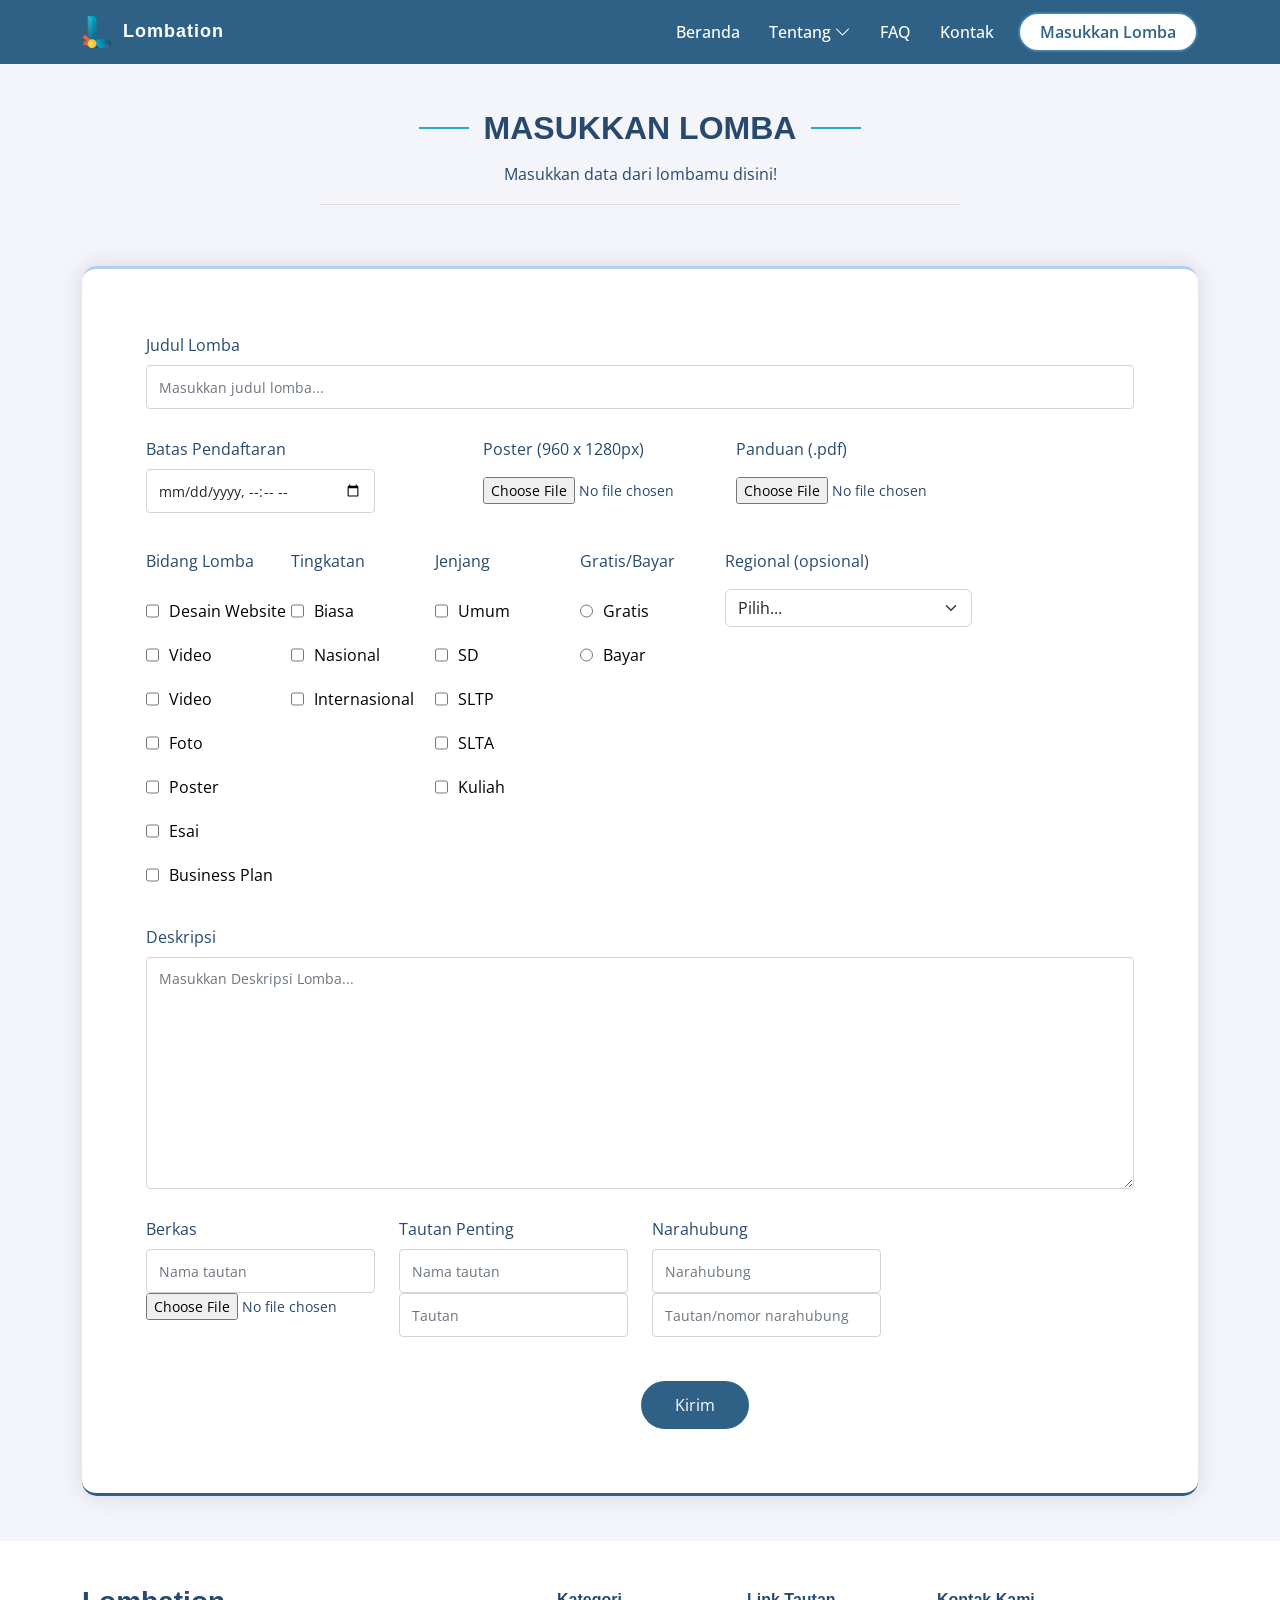
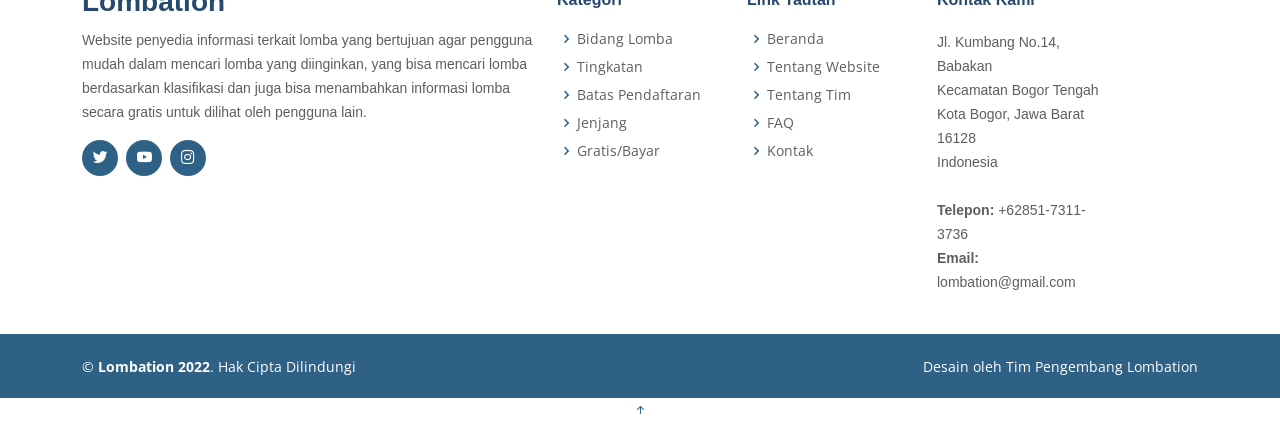
<file: add-lomba.html>
<!DOCTYPE html>

<html lang="en">
  <head>
    <meta charset="utf-8" />
    <meta content="width=device-width, initial-scale=1.0" name="viewport" />

    <title>Lombation</title>
    <meta content="Website Penyedia Informasi Terkait Lomba" name="description" />
    <meta content="lomba, info lomba, informasi lomba, kumpulan lomba, kategori lomba, media lomba, kompetisi, kompetisi lomba" name="keywords" />

    <!-- Favicons -->
    <link href="assets/img/lombation.png" rel="apple-touch-icon" />

    <!-- Google Fonts - Open Sans, Josh, Poppins-->
    <link href="https://fonts.googleapis.com/css?family=Open+Sans:300,300i,400,400i,600,600i,700,700i|Josh:300,300i,400,400i,500,500i,600,600i,700,700i|Poppins:300,300i,400,400i,500,500i,600,600i,700,700i" rel="stylesheet" />

    <!-- Vendor CSS Files -->
    <link href="assets/vendor/aos/aos.css" rel="stylesheet" />
    <link href="assets/vendor/bootstrap/css/bootstrap.min.css" rel="stylesheet" />
    <link href="assets/vendor/bootstrap-icons/bootstrap-icons.css" rel="stylesheet" />
    <link href="assets/vendor/boxicons/css/boxicons.min.css" rel="stylesheet" />
    <link href="assets/vendor/glightbox/css/glightbox.min.css" rel="stylesheet" />
    <link href="assets/vendor/remixicon/remixicon.css" rel="stylesheet" />
    <link href="assets/vendor/swiper/swiper-bundle.min.css" rel="stylesheet" />

    <!-- Template Main CSS File - Letak file css nya -->
    <link href="assets/css/style-add-lomba.css" rel="stylesheet" />
  </head>

  <body>
    <!-- ======= Header ======= -->
    <header id="header">
      <div class="container d-flex align-items-center">
        <!-- di class a ada me-auto-->
        <a href="index.html" class="logo"><img src="assets/img/lombation.png" alt="" class="img-fluid" /></a>
        <h1 class="logo me-auto"><a href="index.html">Lombation</a></h1>

        <nav id="navbar" class="navbar">
          <ul>
            <li><a class="nav-link scrollto" href="index.html">Beranda</a></li>
            <li class="dropdown">
              <a href="#" class="nav-link scrollto"><span>Tentang</span> <i class="bi bi-chevron-down"></i></a>
              <ul>
                <li><a href="website.html">Website</a></li>
                <li><a href="team.html">Tim</a></li>
              </ul>
            </li>
            <li><a class="nav-link scrollto" href="faq.html">FAQ</a></li>
            <li><a class="nav-link scrollto" href="kontak.html">Kontak</a></li>
            <li><a class="getstarted scrollto active" href="add-lomba.html">Masukkan Lomba</a></li>
          </ul>
          <i class="bi bi-list mobile-nav-toggle"></i>
        </nav>
        <!-- .navbar -->
      </div>
    </header>
    <!-- End Header -->

    <main id="main">
      <section id="contact" class="contact section-bg">
        <div class="container" data-aos="fade-up">
          <div class="section-title">
            <h2>Masukkan Lomba</h2>
            <p>Masukkan data dari lombamu disini!</p>
          </div>

          <form action="forms/contact.php" method="post" role="form" class="php-email-form">
            <div class="form-group">
              <label for="name">Judul Lomba</label>
              <input placeholder="Masukkan judul lomba..." type="text" class="form-control" name="subject" id="subject" required />
            </div>

            <div class="row">
              <div class="form-group col-md-3">
                <label for="datetime-local">Batas Pendaftaran</label>
                <input type="datetime-local" id="datetime-local" class="form-control" id="name" required />
              </div>

              <div class="form-group col-md-1"></div>

              <div class="form-group col-md-3">
                <label for="formFileLg" class="form-label">Poster (960 x 1280px)</label>
                <input id="formFileLg" type="file" />
              </div>

              <div class="form-group col-md-3">
                <label for="formFileLg" class="form-label">Panduan (.pdf)</label>
                <input id="formFileLg" type="file" />
              </div>
            </div>

            <div class="checkbox col-md-2 row">
              <label class="form-label">Bidang Lomba</label>
              <div class="checkbox">
                <input class="kotak-check" type="checkbox" value="" id="flexCheckDefault" />
                <label class="form-check-label"><div class="checkbox_text">Desain Website</div></label>
              </div>
              <div class="checkbox">
                <input class="kotak-check" type="checkbox" value="" id="flexCheckDefault" />
                <label class="form-check-label"><div class="checkbox_text">Video</div></label>
              </div>
              <div class="checkbox">
                <input class="kotak-check" type="checkbox" value="" id="flexCheckDefault" />
                <label class="form-check-label"><div class="checkbox_text">Video</div></label>
              </div>
              <div class="checkbox">
                <input class="kotak-check" type="checkbox" value="" id="flexCheckDefault" />
                <label class="form-check-label"><div class="checkbox_text">Foto</div></label>
              </div>
              <div class="checkbox">
                <input class="kotak-check" type="checkbox" value="" id="flexCheckDefault" />
                <label class="form-check-label"><div class="checkbox_text">Poster</div></label>
              </div>
              <div class="checkbox">
                <input class="kotak-check" type="checkbox" value="" id="flexCheckDefault" />
                <label class="form-check-label"><div class="checkbox_text">Esai</div></label>
              </div>
              <div class="checkbox">
                <input class="kotak-check" type="checkbox" value="" id="flexCheckDefault" />
                <label class="form-check-label"><div class="checkbox_text">Business Plan</div></label>
              </div>
            </div>

            <div class="checkbox col-md-2 row">
              <label class="form-label">Tingkatan</label>
              <div class="checkbox">
                <input class="kotak-check" type="checkbox" value="" id="flexCheckDefault" />
                <label class="form-check-label"><div class="checkbox_text">Biasa</div></label>
              </div>
              <div class="checkbox">
                <input class="kotak-check" type="checkbox" value="" id="flexCheckDefault" />
                <label class="form-check-label"><div class="checkbox_text">Nasional</div></label>
              </div>
              <div class="checkbox">
                <input class="kotak-check" type="checkbox" value="" id="flexCheckDefault" />
                <label class="form-check-label"><div class="checkbox_text">Internasional</div></label>
              </div>
            </div>

            <div class="checkbox col-md-2 row">
              <label class="form-label">Jenjang</label>
              <div class="checkbox">
                <input class="kotak-check" type="checkbox" value="" id="flexCheckDefault" />
                <label class="form-check-label"><div class="checkbox_text">Umum</div></label>
              </div>
              <div class="checkbox">
                <input class="kotak-check" type="checkbox" value="" id="flexCheckDefault" />
                <label class="form-check-label"><div class="checkbox_text">SD</div></label>
              </div>
              <div class="checkbox">
                <input class="kotak-check" type="checkbox" value="" id="flexCheckDefault" />
                <label class="form-check-label"><div class="checkbox_text">SLTP</div></label>
              </div>
              <div class="checkbox">
                <input class="kotak-check" type="checkbox" value="" id="flexCheckDefault" />
                <label class="form-check-label"><div class="checkbox_text">SLTA</div></label>
              </div>
              <div class="checkbox">
                <input class="kotak-check" type="checkbox" value="" id="flexCheckDefault" />
                <label class="form-check-label"><div class="checkbox_text">Kuliah</div></label>
              </div>
            </div>

            <div class="checkbox col-md-2 row">
              <label class="form-label">Gratis/Bayar</label>
              <div class="checkbox">
                <input class="kotak-check" type="radio" name="flexRadioDefault" id="flexRadioDefault1" />
                <label class="form-check-label"><div class="checkbox_text">Gratis</div></label>
              </div>
              <div class="checkbox">
                <input class="kotak-check" type="radio" name="flexRadioDefault" id="flexRadioDefault1" />
                <label class="form-check-label"><div class="checkbox_text">Bayar</div></label>
              </div>
            </div>

            <div class="checkbox col-md-3">
              <div class="form-c row">
                <label class="form-label">Regional (opsional)</label>
                <div class="input-group mb-3">
                  <select class="form-select" id="inputGroupSelect01">
                    <option selected>Pilih...</option>
                    <option value="1">Sumatera</option>
                    <option value="2">Jawa</option>
                    <option value="3">Kalimantan</option>
                    <option value="3">Sulawesi</option>
                    <option value="3">Papua</option>
                  </select>
                </div>
              </div>
            </div>
            <!-- <div class="form-group">
              <label for="name">Judul Lomba</label>
              <input type="text" class="form-control" name="subject" id="subject" required />
            </div> -->
            <div class="form-group">
              <label class="margin-desc" for="name">Deskripsi</label>
              <textarea placeholder="Masukkan Deskripsi Lomba..." class="form-control" name="message" rows="10" required></textarea>
            </div>

            <div class="row">
              <div class="form-group col-md-3">
                <label for="formFileLg" class="form-label berkas">Berkas</label>
                <input placeholder="Nama tautan" type="text" class="form-control" name="subject" id="subject" required />
                <input id="formFileLg" type="file" />
              </div>
              <div class="form-group col-md-3">
                <label for="berkas">Tautan Penting</label>
                <input placeholder="Nama tautan" type="text" class="form-control" name="subject" id="subject" required />
                <input placeholder="Tautan" type="text" class="form-control" name="subject" id="subject" required />
              </div>
              <div class="form-group col-md-3">
                <label for="berkas">Narahubung</label>
                <input placeholder="Narahubung" type="text" class="form-control" name="subject" id="subject" required />
                <input placeholder="Tautan/nomor narahubung" type="text" class="form-control margintopinput" name="subject" id="subject" required />
              </div>
            </div>
            <div class="my-3">
              <div class="loading">Loading</div>
              <div class="error-message"></div>
              <div class="sent-message">Pesan kamu telah terkirim, terimakasih!</div>
            </div>
            <div class="row">
              <div class="col text-center">
                <button class="batal-h" type="batal"><a class="batal" href="index.html">Batal</a></button> <button type="submit">Kirim</button>
              </div>
            </div>
          </form>
        </div>
      </section>
    </main>
    <!-- End #main -->
    <footer id="footer">
      <div class="footer-top">
        <div class="container">
          <div class="row">
            <div class="col-lg-5 col-md-12 footer-contact">
              <h3>Lombation</h3>
              <p>
                Website penyedia informasi terkait lomba yang bertujuan agar pengguna mudah dalam mencari lomba yang diinginkan, yang bisa mencari lomba berdasarkan klasifikasi dan juga bisa menambahkan informasi lomba secara gratis untuk
                dilihat oleh pengguna lain.<br />
              </p>
              <div class="social-links mt-3">
                <a href="https://twitter.com/lombation" class="twitter"><i class="bx bxl-twitter"></i></a>
                <a href="https://www.youtube.com/channel/UCskdnv79N5PqU_9hNKS5KiQ" class="youtube"><i class="bx bxl-youtube"></i></a>
                <a href="https://instagram.com/lombation" class="instagram"><i class="bx bxl-instagram"></i></a>
                <!-- <a href="#" class="google-plus"><i class="bx bxl-skype"></i></a>
                <a href="#" class="linkedin"><i class="bx bxl-linkedin"></i></a> -->
              </div>
            </div>

            <div class="col-lg-2 col-6 footer-links">
              <h4>Kategori</h4>
              <ul>
                <li><i class="bx bx-chevron-right"></i> <a href="index.html">Bidang Lomba</a></li>
                <li><i class="bx bx-chevron-right"></i> <a href="index.html">Tingkatan</a></li>
                <li><i class="bx bx-chevron-right"></i> <a href="index.html">Batas Pendaftaran</a></li>
                <li><i class="bx bx-chevron-right"></i> <a href="index.html">Jenjang</a></li>
                <li><i class="bx bx-chevron-right"></i> <a href="index.html">Gratis/Bayar</a></li>
              </ul>
            </div>

            <div class="col-lg-2 col-6 footer-links">
              <h4>Link Tautan</h4>
              <ul>
                <li><i class="bx bx-chevron-right"></i> <a href="index.html">Beranda</a></li>
                <li><i class="bx bx-chevron-right"></i> <a href="website.html">Tentang Website</a></li>
                <li><i class="bx bx-chevron-right"></i> <a href="team.html">Tentang Tim</a></li>
                <li><i class="bx bx-chevron-right"></i> <a href="faq.html">FAQ</a></li>
                <li><i class="bx bx-chevron-right"></i> <a href="kontak.html">Kontak</a></li>
              </ul>
            </div>

            <div class="col-lg-2 col-6 footer-contact">
              <h4>Kontak Kami</h4>
              <p>
                Jl. Kumbang No.14, Babakan<br />
                Kecamatan Bogor Tengah<br />
                Kota Bogor, Jawa Barat 16128<br />
                Indonesia <br />
                <br />
                <strong>Telepon:</strong> +62851-7311-3736<br />
                <strong>Email:</strong> lombation@gmail.com<br />
              </p>
            </div>
          </div>
        </div>
      </div>

      <div class="container footer-bottom clearfix">
        <div class="copyright">
          &copy; <strong><span>Lombation</span> 2022</strong>. Hak Cipta Dilindungi
        </div>
        <div class="credits">
          <!-- All the links in the footer should remain intact. -->
          <!-- You can delete the links only if you purchased the pro version. -->
          <!-- Licensing information: https://bootstrapmade.com/license/ -->
          <!-- Purchase the pro version with working PHP/AJAX contact form: https://bootstrapmade.com/arsha-free-bootstrap-html-template-corporate/ -->
          Desain oleh <a href="team.html">Tim Pengembang Lombation</a>
        </div>
      </div>
    </footer>
    <!-- End Footer -->

    <div id="preloader"></div>
    <a href="#" class="back-to-top d-flex align-items-center justify-content-center"><i class="bi bi-arrow-up-short"></i></a>

    <!-- Vendor JS Files -->
    <script src="assets/vendor/aos/aos.js"></script>
    <script src="assets/vendor/bootstrap/js/bootstrap.bundle.min.js"></script>
    <script src="assets/vendor/glightbox/js/glightbox.min.js"></script>
    <script src="assets/vendor/isotope-layout/isotope.pkgd.min.js"></script>
    <script src="assets/vendor/swiper/swiper-bundle.min.js"></script>
    <script src="assets/vendor/waypoints/noframework.waypoints.js"></script>
    <script src="assets/vendor/php-email-form/validate.js"></script>

    <!-- Template Main JS File -->
    <script src="assets/js/main.js"></script>
  </body>
</html>
</file>
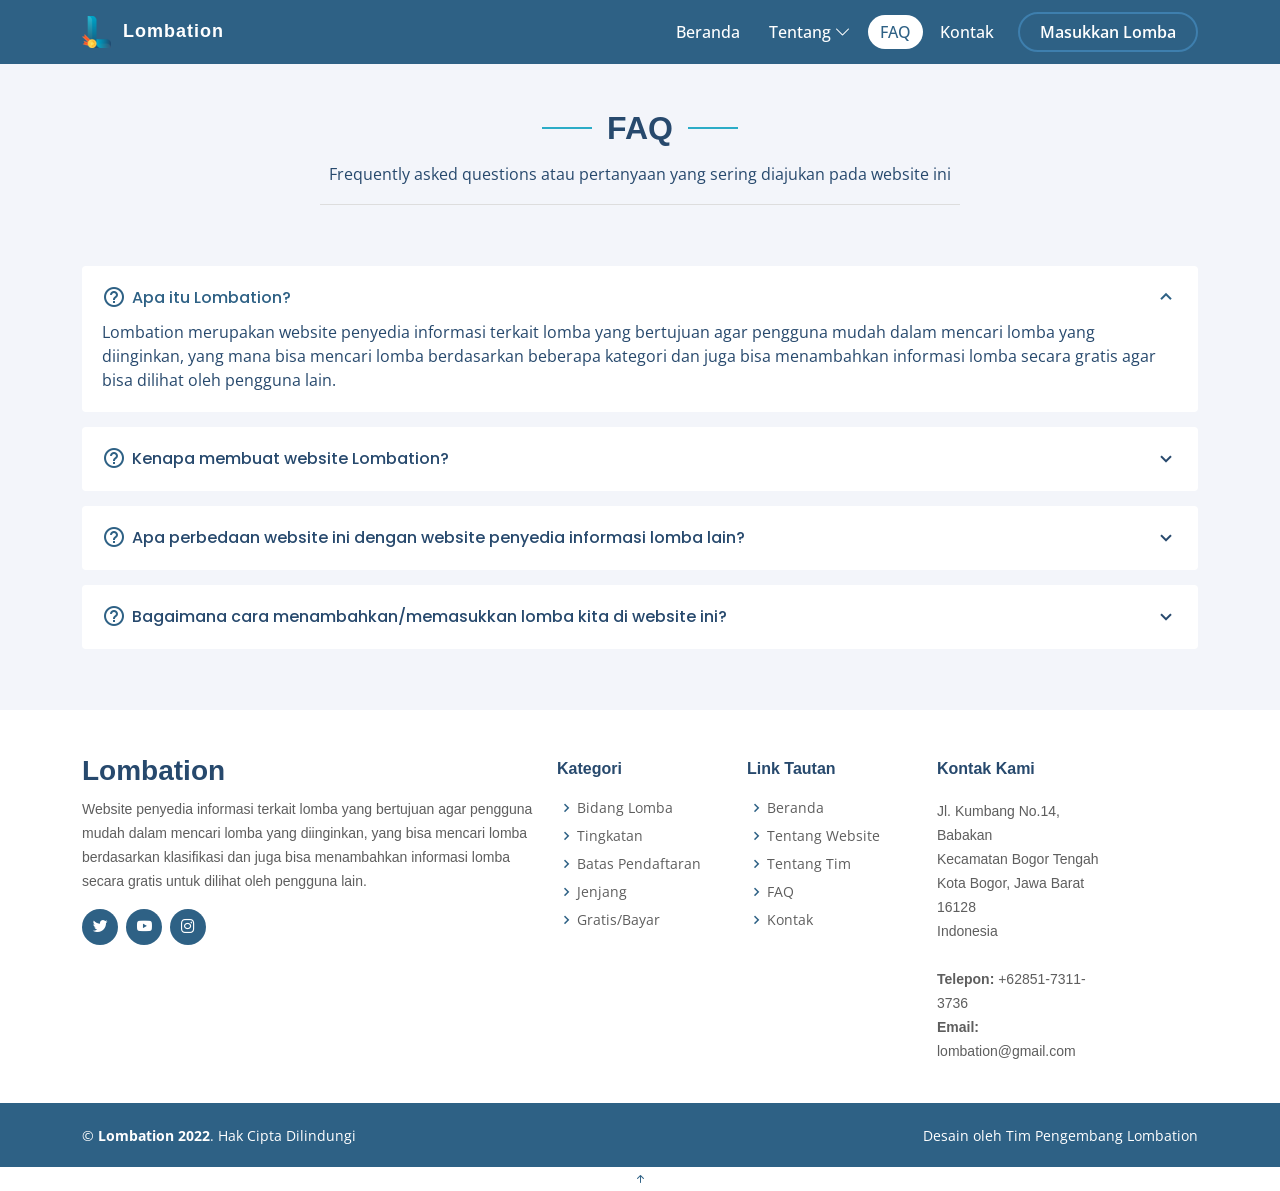
<file: faq.html>
<!DOCTYPE html>

<html lang="en">
  <head>
    <meta charset="utf-8" />
    <meta content="width=device-width, initial-scale=1.0" name="viewport" />

    <title>Lombation</title>
    <meta content="Website Penyedia Informasi Terkait Lomba" name="description" />
    <meta content="lomba, info lomba, informasi lomba, kumpulan lomba, kategori lomba, media lomba, kompetisi, kompetisi lomba" name="keywords" />

    <!-- Favicons -->
    <link href="assets/img/lombation.png" rel="icon" />
    <link href="assets/img/lombation.png" rel="apple-touch-icon" />

    <!-- Google Fonts - Open Sans, Josh, Poppins-->
    <link href="https://fonts.googleapis.com/css?family=Open+Sans:300,300i,400,400i,600,600i,700,700i|Josh:300,300i,400,400i,500,500i,600,600i,700,700i|Poppins:300,300i,400,400i,500,500i,600,600i,700,700i" rel="stylesheet" />

    <!-- Vendor CSS Files -->
    <link href="assets/vendor/aos/aos.css" rel="stylesheet" />
    <link href="assets/vendor/bootstrap/css/bootstrap.min.css" rel="stylesheet" />
    <link href="assets/vendor/bootstrap-icons/bootstrap-icons.css" rel="stylesheet" />
    <link href="assets/vendor/boxicons/css/boxicons.min.css" rel="stylesheet" />
    <link href="assets/vendor/glightbox/css/glightbox.min.css" rel="stylesheet" />
    <link href="assets/vendor/remixicon/remixicon.css" rel="stylesheet" />
    <link href="assets/vendor/swiper/swiper-bundle.min.css" rel="stylesheet" />

    <!-- Template Main CSS File - Letak file css nya -->
    <link href="assets/css/style-faq.css" rel="stylesheet" />
  </head>

  <body>
    <!-- ======= Header ======= -->
    <header id="header">
      <div class="container d-flex align-items-center">
        <!-- di class a ada me-auto-->
        <a href="index.html" class="logo"><img src="assets/img/lombation.png" alt="" class="img-fluid" /></a>
        <h1 class="logo me-auto"><a href="index.html">Lombation</a></h1>

        <nav id="navbar" class="navbar">
          <ul>
            <li><a class="nav-link scrollto" href="index.html">Beranda</a></li>
            <li class="dropdown">
              <a href="#" class="nav-link scrollto"><span>Tentang</span> <i class="bi bi-chevron-down"></i></a>
              <ul>
                <li><a href="website.html">Website</a></li>
                <li><a href="team.html">Tim</a></li>
              </ul>
            </li>
            <li><a class="nav-link scrollto active" href="faq.html">FAQ</a></li>
            <li><a class="nav-link scrollto" href="kontak.html">Kontak</a></li>
            <li><a class="getstarted scrollto" href="add-lomba.html">Masukkan Lomba</a></li>
          </ul>
          <i class="bi bi-list mobile-nav-toggle"></i>
        </nav>
        <!-- .navbar -->
      </div>
    </header>
    <!-- End Header -->

    <main id="main">
      <section id="faq" class="faq section-bg">
        <div class="container" data-aos="fade-up">
          <div class="section-title">
            <h2>FAQ</h2>
            <p>Frequently asked questions atau pertanyaan yang sering diajukan pada website ini</p>
          </div>

          <div class="faq-list">
            <ul>
              <li data-aos="fade-up" data-aos-delay="100">
                <i class="bx bx-help-circle icon-help"></i>
                <a data-bs-toggle="collapse" class="collapse" data-bs-target="#faq-list-1">Apa itu Lombation? <i class="bx bx-chevron-down icon-show"></i><i class="bx bx-chevron-up icon-close"></i></a>
                <div id="faq-list-1" class="collapse show" data-bs-parent=".faq-list">
                  <p>
                    Lombation merupakan website penyedia informasi terkait lomba yang bertujuan agar pengguna mudah dalam mencari lomba yang diinginkan, yang mana bisa mencari lomba berdasarkan beberapa kategori dan juga bisa menambahkan
                    informasi lomba secara gratis agar bisa dilihat oleh pengguna lain.
                  </p>
                </div>
              </li>

              <li data-aos="fade-up" data-aos-delay="200">
                <i class="bx bx-help-circle icon-help"></i>
                <a data-bs-toggle="collapse" data-bs-target="#faq-list-2" class="collapsed">Kenapa membuat website Lombation? <i class="bx bx-chevron-down icon-show"></i><i class="bx bx-chevron-up icon-close"></i></a>
                <div id="faq-list-2" class="collapse" data-bs-parent=".faq-list">
                  <p>
                    Karena ketidakefektifan dalam mencari informasi terkait lomba karena berseraknya informasi lomba namun tidak dikumpulkan dalam suatu platform menjadi kesulitan bagi orang yang ingin mencari informasi lomba yang
                    diinginkan, untuk mendapatkan informasi tersebut dengan mudah maka diperlukanlah suatu tempat khusus untuk menampung informasi lomba tersebut agar orang-orang tidak akan kesulitan dalam mencari lomba yang diinginkannya.
                  </p>
                </div>
              </li>

              <li data-aos="fade-up" data-aos-delay="300">
                <i class="bx bx-help-circle icon-help"></i>
                <a data-bs-toggle="collapse" data-bs-target="#faq-list-3" class="collapsed"
                  >Apa perbedaan website ini dengan website penyedia informasi lomba lain? <i class="bx bx-chevron-down icon-show"></i><i class="bx bx-chevron-up icon-close"></i
                ></a>
                <div id="faq-list-3" class="collapse" data-bs-parent=".faq-list">
                  <p>
                    Perbedaannya yaitu dari segi desain dan alur, Lombation dirancang sesimpel mungkin agar pengguna lebih nyaman dalam segi penggunaan, dan pengguna bisa menambahkan lombanya sendiri dengan mudah, serta website ini
                    menyajikan fitur filter dari berbagai klasifikasi lomba agar pengguna lebih efektif dalam pencarian lomba yang diinginkannya.
                  </p>
                </div>
              </li>

              <li data-aos="fade-up" data-aos-delay="400">
                <i class="bx bx-help-circle icon-help"></i>
                <a data-bs-toggle="collapse" data-bs-target="#faq-list-4" class="collapsed"
                  >Bagaimana cara menambahkan/memasukkan lomba kita di website ini? <i class="bx bx-chevron-down icon-show"></i><i class="bx bx-chevron-up icon-close"></i
                ></a>
                <div id="faq-list-4" class="collapse" data-bs-parent=".faq-list">
                  <p>Cara menambahkannya dengan menekan tombol "Masukkan Lomba" yang ada pada beranda atau klik disini. Namun harus login terlebih dahulu untuk bisa menambahkan lomba.</p>
                </div>
              </li>
            </ul>
          </div>
        </div>
      </section>
    </main>
    <!-- End #main -->
    <!-- ======= Footer ======= -->
    <footer id="footer">
      <div class="footer-top">
        <div class="container">
          <div class="row">
            <div class="col-lg-5 col-md-12 footer-contact">
              <h3>Lombation</h3>
              <p>
                Website penyedia informasi terkait lomba yang bertujuan agar pengguna mudah dalam mencari lomba yang diinginkan, yang bisa mencari lomba berdasarkan klasifikasi dan juga bisa menambahkan informasi lomba secara gratis untuk
                dilihat oleh pengguna lain.<br />
              </p>
              <div class="social-links mt-3">
                <a href="https://twitter.com/lombation" class="twitter"><i class="bx bxl-twitter"></i></a>
                <a href="https://www.youtube.com/channel/UCskdnv79N5PqU_9hNKS5KiQ" class="youtube"><i class="bx bxl-youtube"></i></a>
                <a href="https://instagram.com/lombation" class="instagram"><i class="bx bxl-instagram"></i></a>
                <!-- <a href="#" class="google-plus"><i class="bx bxl-skype"></i></a>
                <a href="#" class="linkedin"><i class="bx bxl-linkedin"></i></a> -->
              </div>
            </div>

            <div class="col-lg-2 col-6 footer-links">
              <h4>Kategori</h4>
              <ul>
                <li><i class="bx bx-chevron-right"></i> <a href="index.html">Bidang Lomba</a></li>
                <li><i class="bx bx-chevron-right"></i> <a href="index.html">Tingkatan</a></li>
                <li><i class="bx bx-chevron-right"></i> <a href="index.html">Batas Pendaftaran</a></li>
                <li><i class="bx bx-chevron-right"></i> <a href="index.html">Jenjang</a></li>
                <li><i class="bx bx-chevron-right"></i> <a href="index.html">Gratis/Bayar</a></li>
              </ul>
            </div>

            <div class="col-lg-2 col-6 footer-links">
              <h4>Link Tautan</h4>
              <ul>
                <li><i class="bx bx-chevron-right"></i> <a href="index.html">Beranda</a></li>
                <li><i class="bx bx-chevron-right"></i> <a href="website.html">Tentang Website</a></li>
                <li><i class="bx bx-chevron-right"></i> <a href="team.html">Tentang Tim</a></li>
                <li><i class="bx bx-chevron-right"></i> <a href="faq.html">FAQ</a></li>
                <li><i class="bx bx-chevron-right"></i> <a href="kontak.html">Kontak</a></li>
              </ul>
            </div>

            <div class="col-lg-2 col-6 footer-contact">
              <h4>Kontak Kami</h4>
              <p>
                Jl. Kumbang No.14, Babakan<br />
                Kecamatan Bogor Tengah<br />
                Kota Bogor, Jawa Barat 16128<br />
                Indonesia <br />
                <br />
                <strong>Telepon:</strong> +62851-7311-3736<br />
                <strong>Email:</strong> lombation@gmail.com<br />
              </p>
            </div>
          </div>
        </div>
      </div>

      <div class="container footer-bottom clearfix">
        <div class="copyright">
          &copy; <strong><span>Lombation</span> 2022</strong>. Hak Cipta Dilindungi
        </div>
        <div class="credits">
          <!-- All the links in the footer should remain intact. -->
          <!-- You can delete the links only if you purchased the pro version. -->
          <!-- Licensing information: https://bootstrapmade.com/license/ -->
          <!-- Purchase the pro version with working PHP/AJAX contact form: https://bootstrapmade.com/arsha-free-bootstrap-html-template-corporate/ -->
          Desain oleh <a href="team.html">Tim Pengembang Lombation</a>
        </div>
      </div>
    </footer>
    <!-- End Footer -->

    <div id="preloader"></div>
    <a href="#" class="back-to-top d-flex align-items-center justify-content-center"><i class="bi bi-arrow-up-short"></i></a>

    <!-- Vendor JS Files -->
    <script src="assets/vendor/aos/aos.js"></script>
    <script src="assets/vendor/bootstrap/js/bootstrap.bundle.min.js"></script>
    <script src="assets/vendor/glightbox/js/glightbox.min.js"></script>
    <script src="assets/vendor/isotope-layout/isotope.pkgd.min.js"></script>
    <script src="assets/vendor/swiper/swiper-bundle.min.js"></script>
    <script src="assets/vendor/waypoints/noframework.waypoints.js"></script>
    <script src="assets/vendor/php-email-form/validate.js"></script>

    <!-- Template Main JS File -->
    <script src="assets/js/main.js"></script>
  </body>
</html>
</file>
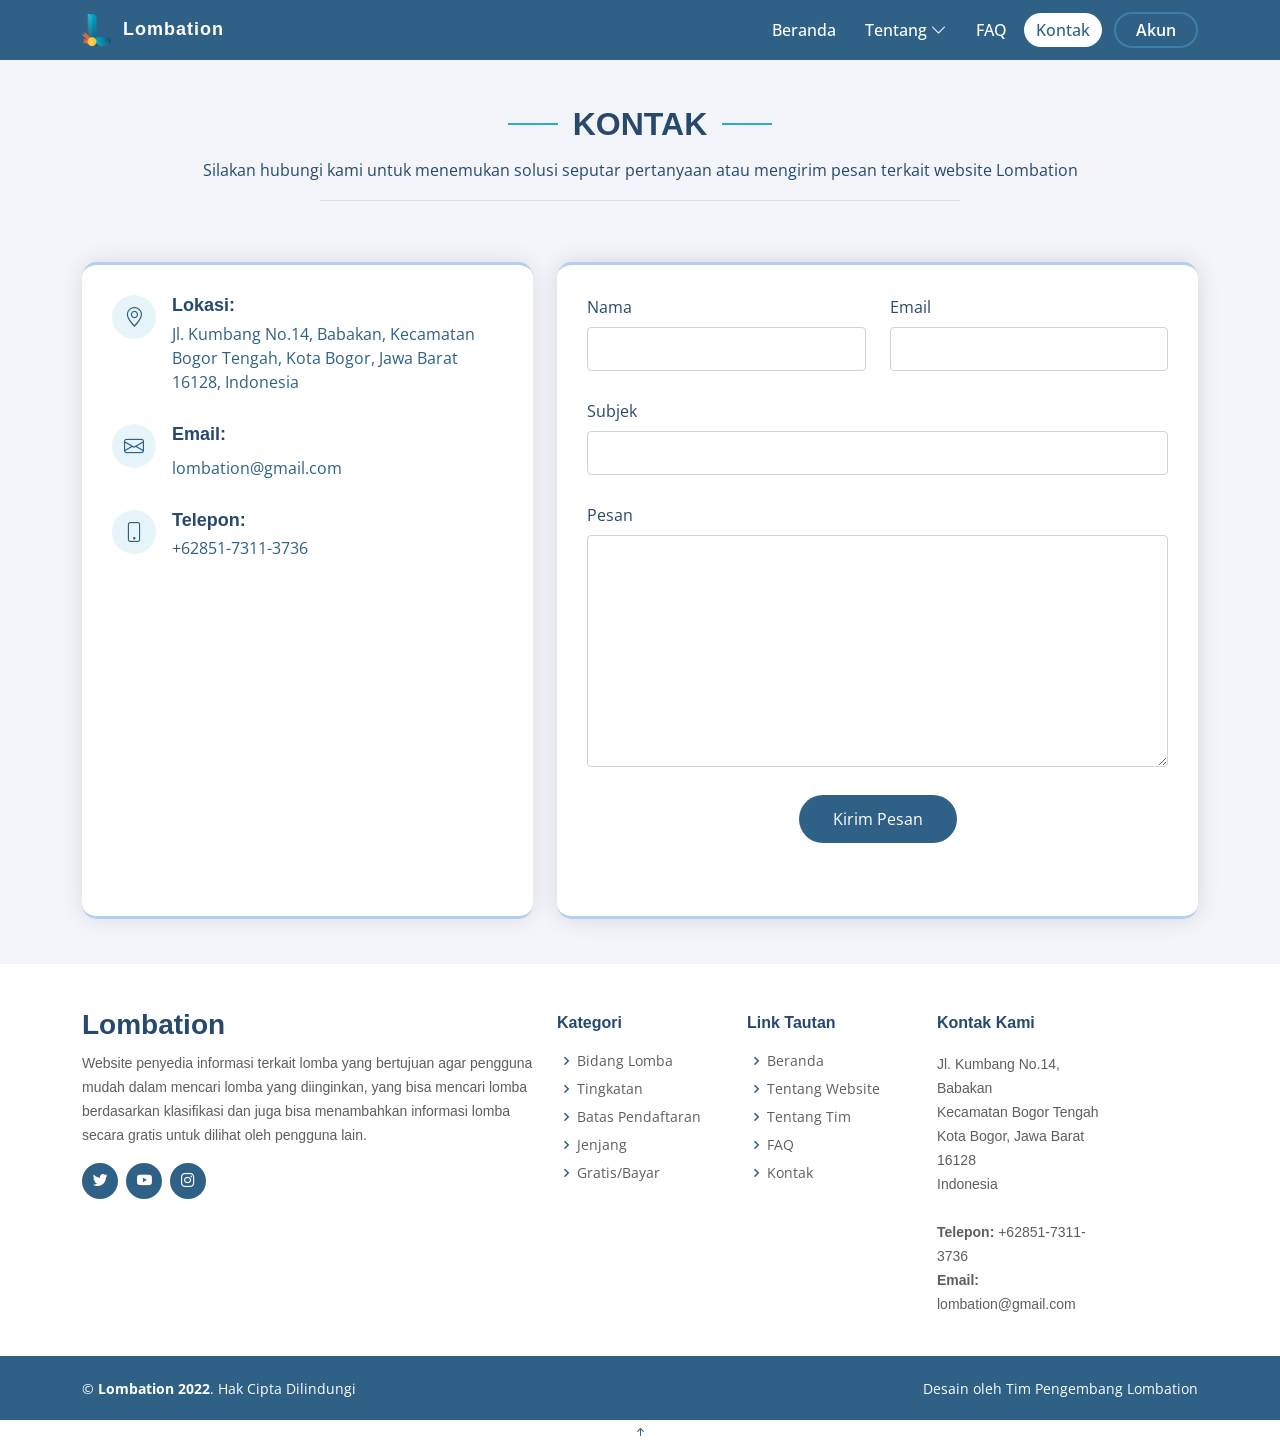
<file: kontak.html>
<!DOCTYPE html>

<html lang="en">
  <head>
    <meta charset="utf-8" />
    <meta content="width=device-width, initial-scale=1.0" name="viewport" />

    <title>Lombation</title>
    <meta content="Website Penyedia Informasi Terkait Lomba" name="description" />
    <meta content="lomba, info lomba, informasi lomba, kumpulan lomba, kategori lomba, media lomba, kompetisi, kompetisi lomba" name="keywords" />

    <!-- Favicons -->
    <link href="assets/img/lombation.png" rel="icon" />
    <link href="assets/img/lombation.png" rel="apple-touch-icon" />

    <!-- Google Fonts - Open Sans, Josh, Poppins-->
    <link href="https://fonts.googleapis.com/css?family=Open+Sans:300,300i,400,400i,600,600i,700,700i|Josh:300,300i,400,400i,500,500i,600,600i,700,700i|Poppins:300,300i,400,400i,500,500i,600,600i,700,700i" rel="stylesheet" />

    <!-- Vendor CSS Files -->
    <link href="assets/vendor/aos/aos.css" rel="stylesheet" />
    <link href="assets/vendor/bootstrap/css/bootstrap.min.css" rel="stylesheet" />
    <link href="assets/vendor/bootstrap-icons/bootstrap-icons.css" rel="stylesheet" />
    <link href="assets/vendor/boxicons/css/boxicons.min.css" rel="stylesheet" />
    <link href="assets/vendor/glightbox/css/glightbox.min.css" rel="stylesheet" />
    <link href="assets/vendor/remixicon/remixicon.css" rel="stylesheet" />
    <link href="assets/vendor/swiper/swiper-bundle.min.css" rel="stylesheet" />

    <!-- Template Main CSS File - Letak file css nya -->
    <link href="assets/css/style-kontak.css" rel="stylesheet" />
  </head>

  <body>
    <!-- ======= Header ======= -->
    <header id="header">
      <div class="container d-flex align-items-center">
        <!-- di class a ada me-auto-->
        <a href="index.html" class="logo"><img src="assets/img/lombation.png" alt="" class="img-fluid" /></a>
        <h1 class="logo me-auto"><a href="index.html">Lombation</a></h1>

        <nav id="navbar" class="navbar">
          <ul>
            <li><a class="nav-link scrollto" href="index.html">Beranda</a></li>
            <li class="dropdown">
              <a href="#" class="nav-link scrollto"><span>Tentang</span> <i class="bi bi-chevron-down"></i></a>
              <ul>
                <li><a href="website.html">Website</a></li>
                <li><a href="team.html">Tim</a></li>
              </ul>
            </li>
            <li><a class="nav-link scrollto" href="faq.html">FAQ</a></li>
            <li><a class="nav-link scrollto active" href="kontak.html">Kontak</a></li>
            <li class="dropdown">
              <a class="getstarted scrollto" href="#">Akun</a>
              <ul>
                <li><a href="#">Akun Saya</a></li>
                <li><a href="#">Masukkan Lomba</a></li>
                <li><a href="#">Whishlist</a></li>
                <li><a href="#">Logout</a></li>
              </ul>
            </li>
          </ul>
          <i class="bi bi-list mobile-nav-toggle"></i>
        </nav>
        <!-- .navbar -->
      </div>
    </header>
    <!-- End Header -->

    <main id="main">
      <section id="contact" class="contact section-bg">
        <div class="container" data-aos="fade-up">
          <div class="section-title">
            <h2>KONTAK</h2>
            <p>Silakan hubungi kami untuk menemukan solusi seputar pertanyaan atau mengirim pesan terkait website Lombation</p>
          </div>

          <div class="row">
            <div class="col-lg-5 d-flex align-items-stretch">
              <div class="info">
                <div class="address">
                  <i class="bi bi-geo-alt"></i>
                  <h4>Lokasi:</h4>
                  <p>Jl. Kumbang No.14, Babakan, Kecamatan Bogor Tengah, Kota Bogor, Jawa Barat 16128, Indonesia</p>
                </div>

                <div class="email">
                  <i class="bi bi-envelope"></i>
                  <h4>Email:</h4>
                  <p>lombation@gmail.com</p>
                </div>

                <div class="phone">
                  <i class="bi bi-phone"></i>
                  <h4>Telepon:</h4>
                  <p>+62851-7311-3736</p>
                </div>

                <iframe
                  src="https://www.google.com/maps/embed?pb=!1m18!1m12!1m3!1d3963.4628251636286!2d106.80611479999999!3d-6.5892504999999995!2m3!1f0!2f0!3f0!3m2!1i1024!2i768!4f13.1!3m3!1m2!1s0x2e69c5d2e602b501%3A0x25a12f0f97fac4ee!2sSekolah%20Vokasi%20Institut%20Pertanian%20Bogor!5e0!3m2!1sid!2sid!4v1664021368513!5m2!1sid!2sid"
                  frameborder="0"
                  style="border: 0; width: 100%; height: 290px"
                  allowfullscreen
                ></iframe>
              </div>
            </div>

            <div class="col-lg-7 mt-5 mt-lg-0 d-flex align-items-stretch">
              <form action="forms/contact.php" method="post" role="form" class="php-email-form">
                <div class="row">
                  <div class="form-group col-md-6">
                    <label for="name">Nama</label>
                    <input type="text" name="name" class="form-control" id="name" required />
                  </div>
                  <div class="form-group col-md-6">
                    <label for="name">Email</label>
                    <input type="email" class="form-control" name="email" id="email" required />
                  </div>
                </div>
                <div class="form-group">
                  <label for="name">Subjek</label>
                  <input type="text" class="form-control" name="subject" id="subject" required />
                </div>
                <div class="form-group">
                  <label for="name">Pesan</label>
                  <textarea class="form-control" name="message" rows="10" required></textarea>
                </div>
                <div class="my-3">
                  <div class="loading">Loading</div>
                  <div class="error-message"></div>
                  <div class="sent-message">Pesan kamu telah terkirim, terimakasih!</div>
                </div>
                <div class="text-center"><button type="submit">Kirim Pesan</button></div>
              </form>
            </div>
          </div>
        </div>
      </section>
    </main>
    <!-- End #main -->
    <!-- ======= Footer ======= -->
    <footer id="footer">
      <div class="footer-top">
        <div class="container">
          <div class="row">
            <div class="col-lg-5 col-md-12 footer-contact">
              <h3>Lombation</h3>
              <p>
                Website penyedia informasi terkait lomba yang bertujuan agar pengguna mudah dalam mencari lomba yang diinginkan, yang bisa mencari lomba berdasarkan klasifikasi dan juga bisa menambahkan informasi lomba secara gratis untuk
                dilihat oleh pengguna lain.<br />
              </p>
              <div class="social-links mt-3">
                <a href="https://twitter.com/lombation" class="twitter"><i class="bx bxl-twitter"></i></a>
                <a href="https://www.youtube.com/channel/UCskdnv79N5PqU_9hNKS5KiQ" class="youtube"><i class="bx bxl-youtube"></i></a>
                <a href="https://instagram.com/lombation" class="instagram"><i class="bx bxl-instagram"></i></a>
                <!-- <a href="#" class="google-plus"><i class="bx bxl-skype"></i></a>
                <a href="#" class="linkedin"><i class="bx bxl-linkedin"></i></a> -->
              </div>
            </div>

            <div class="col-lg-2 col-6 footer-links">
              <h4>Kategori</h4>
              <ul>
                <li><i class="bx bx-chevron-right"></i> <a href="index.html">Bidang Lomba</a></li>
                <li><i class="bx bx-chevron-right"></i> <a href="index.html">Tingkatan</a></li>
                <li><i class="bx bx-chevron-right"></i> <a href="index.html">Batas Pendaftaran</a></li>
                <li><i class="bx bx-chevron-right"></i> <a href="index.html">Jenjang</a></li>
                <li><i class="bx bx-chevron-right"></i> <a href="index.html">Gratis/Bayar</a></li>
              </ul>
            </div>

            <div class="col-lg-2 col-6 footer-links">
              <h4>Link Tautan</h4>
              <ul>
                <li><i class="bx bx-chevron-right"></i> <a href="index.html">Beranda</a></li>
                <li><i class="bx bx-chevron-right"></i> <a href="website.html">Tentang Website</a></li>
                <li><i class="bx bx-chevron-right"></i> <a href="team.html">Tentang Tim</a></li>
                <li><i class="bx bx-chevron-right"></i> <a href="faq.html">FAQ</a></li>
                <li><i class="bx bx-chevron-right"></i> <a href="kontak.html">Kontak</a></li>
              </ul>
            </div>

            <div class="col-lg-2 col-6 footer-contact">
              <h4>Kontak Kami</h4>
              <p>
                Jl. Kumbang No.14, Babakan<br />
                Kecamatan Bogor Tengah<br />
                Kota Bogor, Jawa Barat 16128<br />
                Indonesia <br />
                <br />
                <strong>Telepon:</strong> +62851-7311-3736<br />
                <strong>Email:</strong> lombation@gmail.com<br />
              </p>
            </div>
          </div>
        </div>
      </div>

      <div class="container footer-bottom clearfix">
        <div class="copyright">
          &copy; <strong><span>Lombation</span> 2022</strong>. Hak Cipta Dilindungi
        </div>
        <div class="credits">
          <!-- All the links in the footer should remain intact. -->
          <!-- You can delete the links only if you purchased the pro version. -->
          <!-- Licensing information: https://bootstrapmade.com/license/ -->
          <!-- Purchase the pro version with working PHP/AJAX contact form: https://bootstrapmade.com/arsha-free-bootstrap-html-template-corporate/ -->
          Desain oleh <a href="team.html">Tim Pengembang Lombation</a>
        </div>
      </div>
    </footer>
    <!-- End Footer -->

    <div id="preloader"></div>
    <a href="#" class="back-to-top d-flex align-items-center justify-content-center"><i class="bi bi-arrow-up-short"></i></a>

    <!-- Vendor JS Files -->
    <script src="assets/vendor/aos/aos.js"></script>
    <script src="assets/vendor/bootstrap/js/bootstrap.bundle.min.js"></script>
    <script src="assets/vendor/glightbox/js/glightbox.min.js"></script>
    <script src="assets/vendor/isotope-layout/isotope.pkgd.min.js"></script>
    <script src="assets/vendor/swiper/swiper-bundle.min.js"></script>
    <script src="assets/vendor/waypoints/noframework.waypoints.js"></script>
    <script src="assets/vendor/php-email-form/validate.js"></script>

    <!-- Template Main JS File -->
    <script src="assets/js/main.js"></script>
  </body>
</html>
</file>
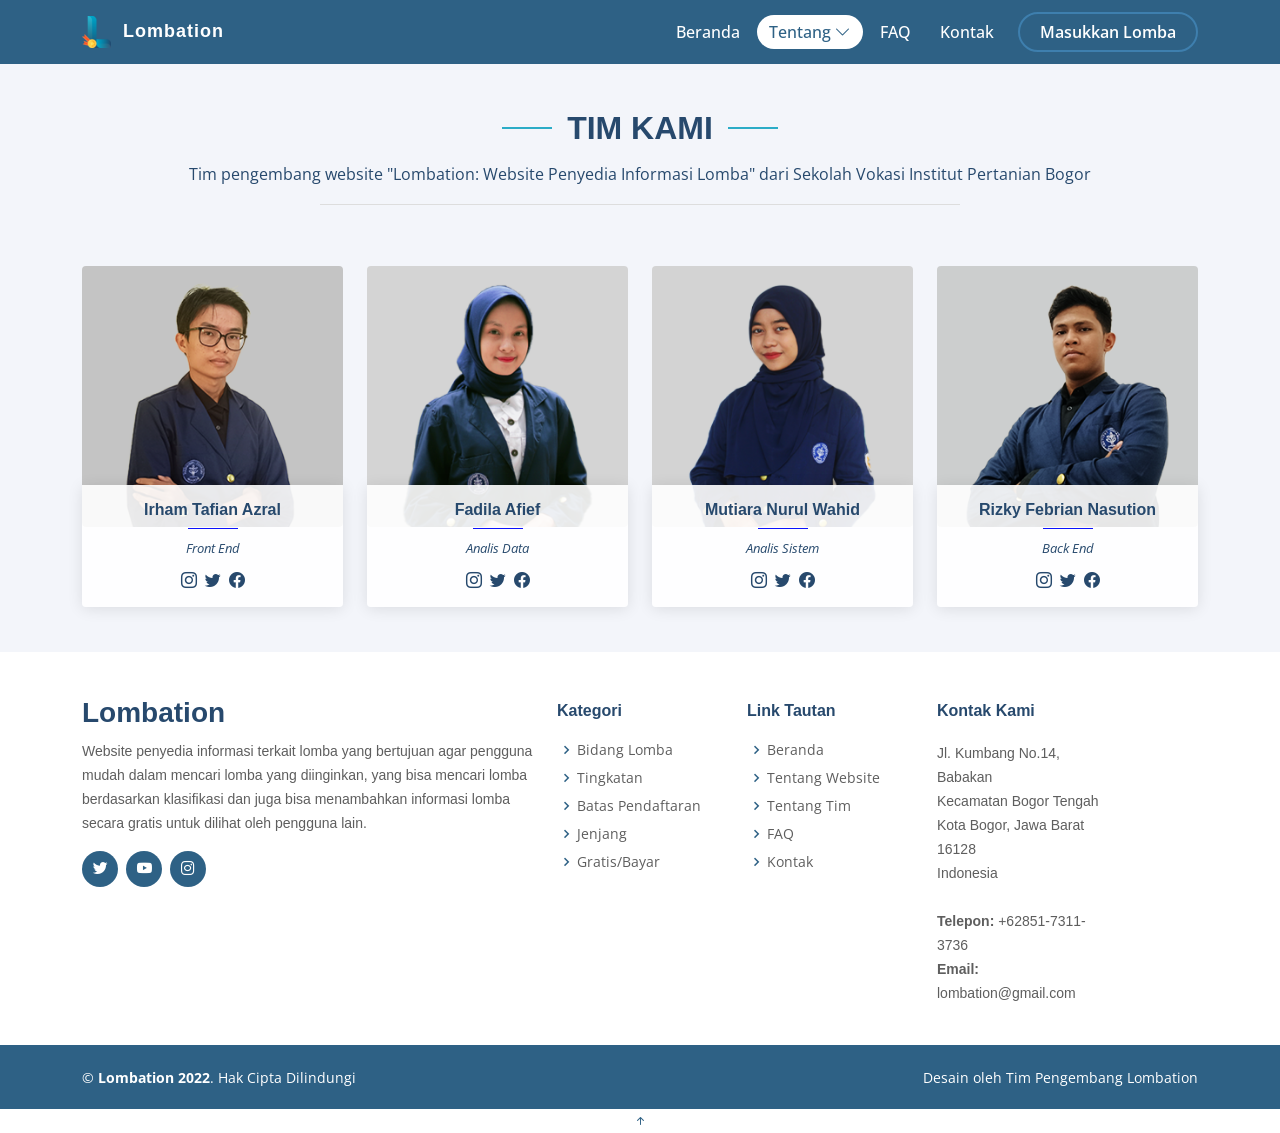
<file: team.html>
<!DOCTYPE html>

<html lang="en">
  <head>
    <meta charset="utf-8" />
    <meta content="width=device-width, initial-scale=1.0" name="viewport" />

    <title>Lombation</title>
    <meta content="Website Penyedia Informasi Terkait Lomba" name="description" />
    <meta content="lomba, info lomba, informasi lomba, kumpulan lomba, kategori lomba, media lomba, kompetisi, kompetisi lomba" name="keywords" />

    <!-- Favicons -->
    <link href="assets/img/lombation.png" rel="icon" />
    <link href="assets/img/lombation.png" rel="apple-touch-icon" />

    <!-- Google Fonts - Open Sans, Josh, Poppins-->
    <link href="https://fonts.googleapis.com/css?family=Open+Sans:300,300i,400,400i,600,600i,700,700i|Josh:300,300i,400,400i,500,500i,600,600i,700,700i|Poppins:300,300i,400,400i,500,500i,600,600i,700,700i" rel="stylesheet" />

    <!-- Vendor CSS Files -->
    <link href="assets/vendor/aos/aos.css" rel="stylesheet" />
    <link href="assets/vendor/bootstrap/css/bootstrap.min.css" rel="stylesheet" />
    <link href="assets/vendor/bootstrap-icons/bootstrap-icons.css" rel="stylesheet" />
    <link href="assets/vendor/boxicons/css/boxicons.min.css" rel="stylesheet" />
    <link href="assets/vendor/glightbox/css/glightbox.min.css" rel="stylesheet" />
    <link href="assets/vendor/remixicon/remixicon.css" rel="stylesheet" />
    <link href="assets/vendor/swiper/swiper-bundle.min.css" rel="stylesheet" />

    <!-- Template Main CSS File - Letak file css nya -->
    <link href="assets/css/style-team.css" rel="stylesheet" />
  </head>

  <body>
    <!-- ======= Header ======= -->
    <header id="header">
      <div class="container d-flex align-items-center">
        <!-- di class a ada me-auto-->
        <a href="index.html" class="logo"><img src="assets/img/lombation.png" alt="" class="img-fluid" /></a>
        <h1 class="logo me-auto"><a href="index.html">Lombation</a></h1>

        <nav id="navbar" class="navbar">
          <ul>
            <li><a class="nav-link scrollto" href="index.html">Beranda</a></li>
            <li class="dropdown">
              <a href="#" class="nav-link scrollto active"><span>Tentang</span> <i class="bi bi-chevron-down"></i></a>
              <ul>
                <li><a href="website.html">Website</a></li>
                <li><a href="team.html">Tim</a></li>
              </ul>
            </li>
            <li><a class="nav-link scrollto" href="faq.html">FAQ</a></li>
            <li><a class="nav-link scrollto" href="kontak.html">Kontak</a></li>
            <li><a class="getstarted scrollto" href="add-lomba.html">Masukkan Lomba</a></li>
          </ul>
          <i class="bi bi-list mobile-nav-toggle"></i>
        </nav>
        <!-- .navbar -->
      </div>
    </header>
    <!-- End Header -->

    <main id="main">
      <section id="team" class="team section-bg">
        <div class="container">
          <div class="section-title" data-aos="fade-up">
            <h2>Tim Kami</h2>
            <p>Tim pengembang website "Lombation: Website Penyedia Informasi Lomba" dari Sekolah Vokasi Institut Pertanian Bogor</p>
          </div>

          <div class="row" data-aos="fade-left">
            <div class="col-lg-3 col-md-6">
              <div class="member" data-aos="zoom-in" data-aos-delay="100">
                <div class="pic"><img src="assets/img/team/irham.png" class="img-fluid" alt="" /></div>
                <div class="member-info">
                  <h4>Irham Tafian Azral</h4>
                  <span>Front End</span>
                  <div class="social">
                    <a href="https://instagram.com/irhamtazr"><i class="bi bi-instagram"></i></a>
                    <a href="https://twitter.com/irhamtazr"><i class="bi bi-twitter"></i></a>
                    <a href="https://facebook.com/irhamtazr"><i class="bi bi-facebook"></i></a>
                  </div>
                </div>
              </div>
            </div>

            <div class="col-lg-3 col-md-6 mt-5 mt-md-0">
              <div class="member" data-aos="zoom-in" data-aos-delay="200">
                <div class="pic"><img src="assets/img/team/dila.png" class="img-fluid" alt="" /></div>
                <div class="member-info">
                  <h4>Fadila Afief</h4>
                  <span>Analis Data</span>
                  <div class="social">
                    <a href="https://instagram.com/fadilahafief"><i class="bi bi-instagram"></i></a>
                    <a href="#"><i class="bi bi-twitter"></i></a>
                    <a href="#"><i class="bi bi-facebook"></i></a>
                  </div>
                </div>
              </div>
            </div>

            <div class="col-lg-3 col-md-6 mt-5 mt-lg-0">
              <div class="member" data-aos="zoom-in" data-aos-delay="300">
                <div class="pic"><img src="assets/img/team/yaya.png" class="img-fluid" alt="" /></div>
                <div class="member-info">
                  <h4>Mutiara Nurul Wahid</h4>
                  <span>Analis Sistem</span>
                  <div class="social">
                    <a href="https://instagram.com/mutiaraanw"><i class="bi bi-instagram"></i></a>
                    <a href="#"><i class="bi bi-twitter"></i></a>
                    <a href="#"><i class="bi bi-facebook"></i></a>
                  </div>
                </div>
              </div>
            </div>

            <div class="col-lg-3 col-md-6 mt-5 mt-lg-0">
              <div class="member" data-aos="zoom-in" data-aos-delay="400">
                <div class="pic"><img src="assets/img/team/rizky.png" class="img-fluid" alt="" /></div>
                <div class="member-info">
                  <h4>Rizky Febrian Nasution</h4>
                  <span>Back End</span>
                  <div class="social">
                    <a href="https://instagram.com/rfnzy___"><i class="bi bi-instagram"></i></a>
                    <a href="#"><i class="bi bi-twitter"></i></a>
                    <a href="#"><i class="bi bi-facebook"></i></a>
                  </div>
                </div>
              </div>
            </div>
          </div>
        </div>
      </section>

      <!-- End Team Section -->
    </main>
    <!-- End #main -->
    <!-- ======= Footer ======= -->
    <footer id="footer">
      <div class="footer-top">
        <div class="container">
          <div class="row">
            <div class="col-lg-5 col-md-12 footer-contact">
              <h3>Lombation</h3>
              <p>
                Website penyedia informasi terkait lomba yang bertujuan agar pengguna mudah dalam mencari lomba yang diinginkan, yang bisa mencari lomba berdasarkan klasifikasi dan juga bisa menambahkan informasi lomba secara gratis untuk
                dilihat oleh pengguna lain.<br />
              </p>
              <div class="social-links mt-3">
                <a href="https://twitter.com/lombation" class="twitter"><i class="bx bxl-twitter"></i></a>
                <a href="https://www.youtube.com/channel/UCskdnv79N5PqU_9hNKS5KiQ" class="youtube"><i class="bx bxl-youtube"></i></a>
                <a href="https://instagram.com/lombation" class="instagram"><i class="bx bxl-instagram"></i></a>
                <!-- <a href="#" class="google-plus"><i class="bx bxl-skype"></i></a>
                <a href="#" class="linkedin"><i class="bx bxl-linkedin"></i></a> -->
              </div>
            </div>

            <div class="col-lg-2 col-6 footer-links">
              <h4>Kategori</h4>
              <ul>
                <li><i class="bx bx-chevron-right"></i> <a href="index.html">Bidang Lomba</a></li>
                <li><i class="bx bx-chevron-right"></i> <a href="index.html">Tingkatan</a></li>
                <li><i class="bx bx-chevron-right"></i> <a href="index.html">Batas Pendaftaran</a></li>
                <li><i class="bx bx-chevron-right"></i> <a href="index.html">Jenjang</a></li>
                <li><i class="bx bx-chevron-right"></i> <a href="index.html">Gratis/Bayar</a></li>
              </ul>
            </div>

            <div class="col-lg-2 col-6 footer-links">
              <h4>Link Tautan</h4>
              <ul>
                <li><i class="bx bx-chevron-right"></i> <a href="index.html">Beranda</a></li>
                <li><i class="bx bx-chevron-right"></i> <a href="website.html">Tentang Website</a></li>
                <li><i class="bx bx-chevron-right"></i> <a href="team.html">Tentang Tim</a></li>
                <li><i class="bx bx-chevron-right"></i> <a href="faq.html">FAQ</a></li>
                <li><i class="bx bx-chevron-right"></i> <a href="kontak.html">Kontak</a></li>
              </ul>
            </div>

            <div class="col-lg-2 col-6 footer-contact">
              <h4>Kontak Kami</h4>
              <p>
                Jl. Kumbang No.14, Babakan<br />
                Kecamatan Bogor Tengah<br />
                Kota Bogor, Jawa Barat 16128<br />
                Indonesia <br />
                <br />
                <strong>Telepon:</strong> +62851-7311-3736<br />
                <strong>Email:</strong> lombation@gmail.com<br />
              </p>
            </div>
          </div>
        </div>
      </div>

      <div class="container footer-bottom clearfix">
        <div class="copyright">
          &copy; <strong><span>Lombation</span> 2022</strong>. Hak Cipta Dilindungi
        </div>
        <div class="credits">
          <!-- All the links in the footer should remain intact. -->
          <!-- You can delete the links only if you purchased the pro version. -->
          <!-- Licensing information: https://bootstrapmade.com/license/ -->
          <!-- Purchase the pro version with working PHP/AJAX contact form: https://bootstrapmade.com/arsha-free-bootstrap-html-template-corporate/ -->
          Desain oleh <a href="team.html">Tim Pengembang Lombation</a>
        </div>
      </div>
    </footer>
    <!-- End Footer -->

    <div id="preloader"></div>
    <a href="#" class="back-to-top d-flex align-items-center justify-content-center"><i class="bi bi-arrow-up-short"></i></a>

    <!-- Vendor JS Files -->
    <script src="assets/vendor/aos/aos.js"></script>
    <script src="assets/vendor/bootstrap/js/bootstrap.bundle.min.js"></script>
    <script src="assets/vendor/glightbox/js/glightbox.min.js"></script>
    <script src="assets/vendor/isotope-layout/isotope.pkgd.min.js"></script>
    <script src="assets/vendor/swiper/swiper-bundle.min.js"></script>
    <script src="assets/vendor/waypoints/noframework.waypoints.js"></script>
    <script src="assets/vendor/php-email-form/validate.js"></script>

    <!-- Template Main JS File -->
    <script src="assets/js/main.js"></script>
  </body>
</html>
</file>
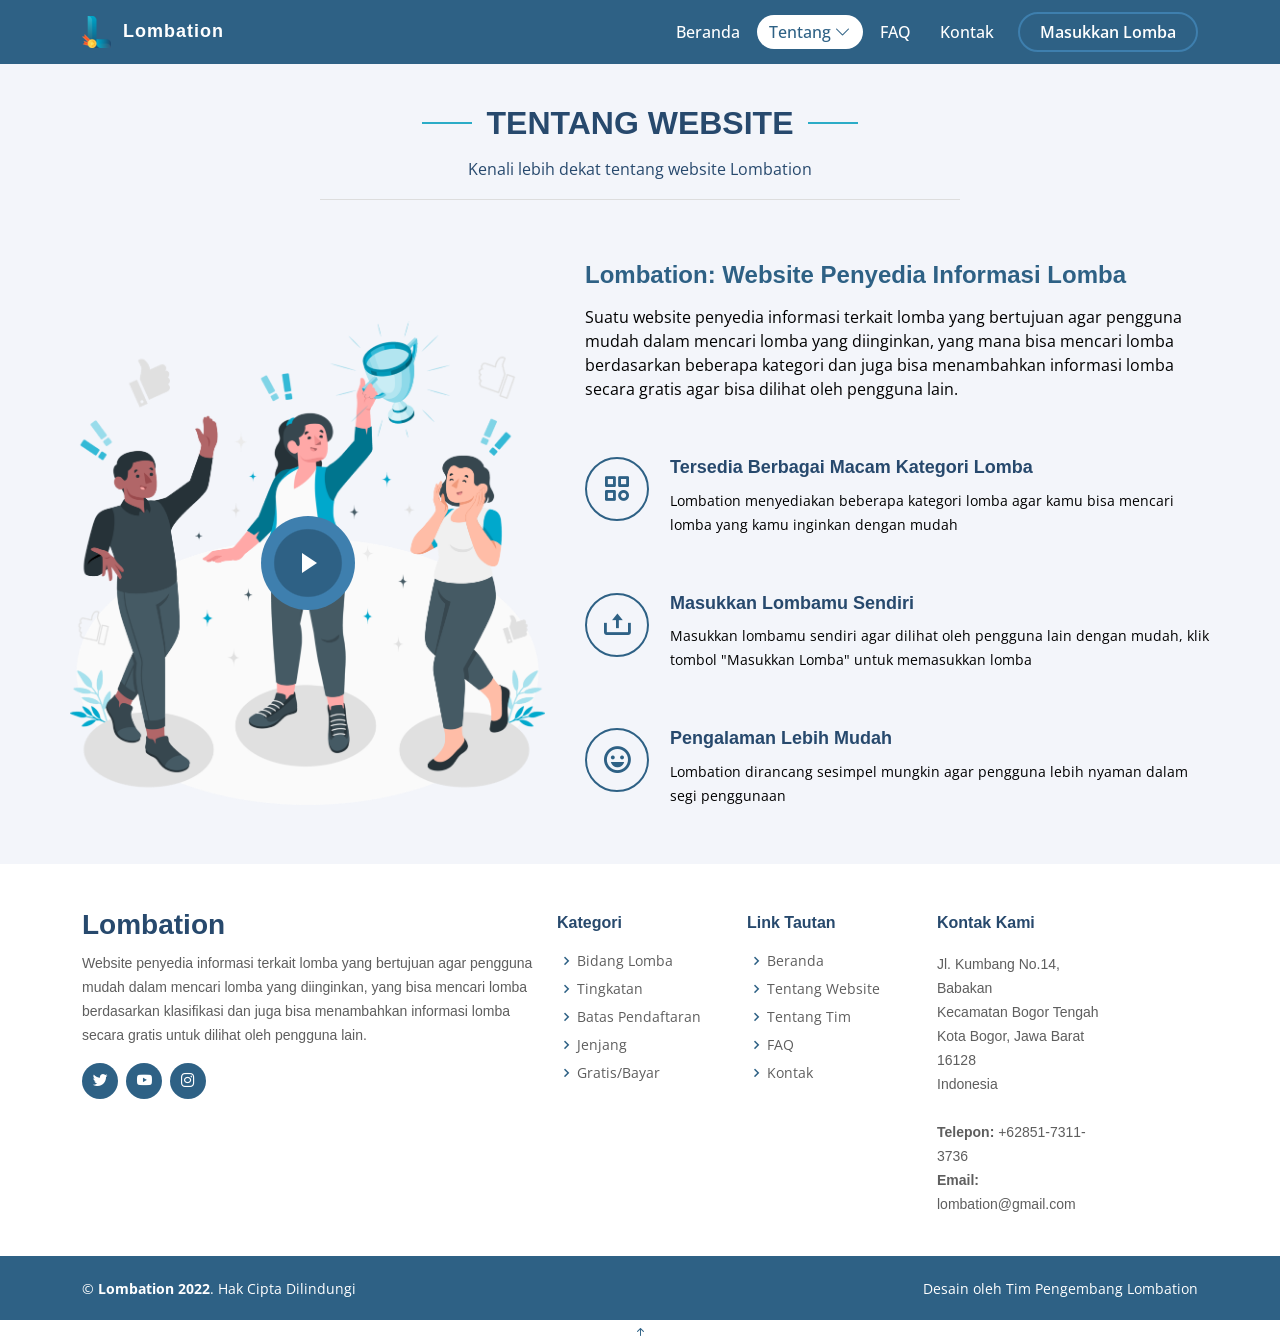
<file: website.html>
<!DOCTYPE html>

<html lang="en">
  <head>
    <meta charset="utf-8" />
    <meta content="width=device-width, initial-scale=1.0" name="viewport" />

    <title>Lombation</title>
    <meta content="Website Penyedia Informasi Terkait Lomba" name="description" />
    <meta content="lomba, info lomba, informasi lomba, kumpulan lomba, kategori lomba, media lomba, kompetisi, kompetisi lomba" name="keywords" />

    <!-- Favicons -->
    <link href="assets/img/lombation.png" rel="icon" />
    <link href="assets/img/lombation.png" rel="apple-touch-icon" />

    <!-- Google Fonts - Open Sans, Josh, Poppins-->
    <link href="https://fonts.googleapis.com/css?family=Open+Sans:300,300i,400,400i,600,600i,700,700i|Josh:300,300i,400,400i,500,500i,600,600i,700,700i|Poppins:300,300i,400,400i,500,500i,600,600i,700,700i" rel="stylesheet" />

    <!-- Vendor CSS Files -->
    <link href="assets/vendor/aos/aos.css" rel="stylesheet" />
    <link href="assets/vendor/bootstrap/css/bootstrap.min.css" rel="stylesheet" />
    <link href="assets/vendor/bootstrap-icons/bootstrap-icons.css" rel="stylesheet" />
    <link href="assets/vendor/boxicons/css/boxicons.min.css" rel="stylesheet" />
    <link href="assets/vendor/glightbox/css/glightbox.min.css" rel="stylesheet" />
    <link href="assets/vendor/remixicon/remixicon.css" rel="stylesheet" />
    <link href="assets/vendor/swiper/swiper-bundle.min.css" rel="stylesheet" />

    <!-- Template Main CSS File - Letak file css nya -->
    <link href="assets/css/style-website.css" rel="stylesheet" />
  </head>

  <body>
    <!-- ======= Header ======= -->
    <header id="header">
      <div class="container d-flex align-items-center">
        <!-- di class a ada me-auto-->
        <a href="index.html" class="logo"><img src="assets/img/lombation.png" alt="" class="img-fluid" /></a>
        <h1 class="logo me-auto"><a href="index.html">Lombation</a></h1>

        <nav id="navbar" class="navbar">
          <ul>
            <li><a class="nav-link scrollto" href="index.html">Beranda</a></li>
            <li class="dropdown">
              <a href="#" class="nav-link scrollto active"><span>Tentang</span> <i class="bi bi-chevron-down"></i></a>
              <ul>
                <li><a href="website.html">Website</a></li>
                <li><a href="team.html">Tim</a></li>
              </ul>
            </li>
            <li><a class="nav-link scrollto" href="faq.html">FAQ</a></li>
            <li><a class="nav-link scrollto" href="kontak.html">Kontak</a></li>
            <li><a class="getstarted scrollto" href="add-lomba.html">Masukkan Lomba</a></li>
          </ul>
          <i class="bi bi-list mobile-nav-toggle"></i>
        </nav>
        <!-- .navbar -->
      </div>
    </header>
    <!-- End Header -->

    <main id="main">
      <section id="about" class="about section-bg">
        <div class="container" data-aos="fade-up">
          <div class="section-title">
            <h2>TENTANG WEBSITE</h2>
            <p>Kenali lebih dekat tentang website Lombation</p>
          </div>

          <div class="row">
            <div class="col-xl-5 col-lg-6 video-box d-flex justify-content-center align-items-stretch" data-aos="fade-right">
              <a href="https://youtu.be/N4Pz3CS68G4" class="glightbox play-btn mb-4"></a>
            </div>

            <div class="col-xl-7 col-lg-6 icon-boxes d-flex flex-column align-items-stretch justify-content-center padding-about" data-aos="fade-left">
              <h3>Lombation: Website Penyedia Informasi Lomba</h3>
              <p class="descriptions">
                Suatu website penyedia informasi terkait lomba yang bertujuan agar pengguna mudah dalam mencari lomba yang diinginkan, yang mana bisa mencari lomba berdasarkan beberapa kategori dan juga bisa menambahkan informasi lomba
                secara gratis agar bisa dilihat oleh pengguna lain.
              </p>

              <div class="icon-box" data-aos="zoom-in" data-aos-delay="100">
                <div class="icon"><i class="bx bx-category"></i></div>
                <h4 class="title"><a href="">Tersedia Berbagai Macam Kategori Lomba</a></h4>
                <p class="description">Lombation menyediakan beberapa kategori lomba agar kamu bisa mencari lomba yang kamu inginkan dengan mudah</p>
              </div>

              <div class="icon-box" data-aos="zoom-in" data-aos-delay="200">
                <div class="icon"><i class="bx bx-upload"></i></div>
                <h4 class="title"><a href="">Masukkan Lombamu Sendiri</a></h4>
                <p class="description">Masukkan lombamu sendiri agar dilihat oleh pengguna lain dengan mudah, klik tombol "Masukkan Lomba" untuk memasukkan lomba</p>
              </div>

              <div class="icon-box" data-aos="zoom-in" data-aos-delay="300">
                <div class="icon"><i class="bx bx-happy"></i></div>
                <h4 class="title"><a href="">Pengalaman Lebih Mudah</a></h4>
                <p class="description">Lombation dirancang sesimpel mungkin agar pengguna lebih nyaman dalam segi penggunaan</p>
              </div>
            </div>
          </div>
        </div>
      </section>
      <!-- End About Section -->

      <!-- End Team Section -->
    </main>
    <!-- End #main -->
    <!-- ======= Footer ======= -->
    <footer id="footer">
      <div class="footer-top">
        <div class="container">
          <div class="row">
            <div class="col-lg-5 col-md-12 footer-contact">
              <h3>Lombation</h3>
              <p>
                Website penyedia informasi terkait lomba yang bertujuan agar pengguna mudah dalam mencari lomba yang diinginkan, yang bisa mencari lomba berdasarkan klasifikasi dan juga bisa menambahkan informasi lomba secara gratis untuk
                dilihat oleh pengguna lain.<br />
              </p>
              <div class="social-links mt-3">
                <a href="https://twitter.com/lombation" class="twitter"><i class="bx bxl-twitter"></i></a>
                <a href="https://www.youtube.com/channel/UCskdnv79N5PqU_9hNKS5KiQ" class="youtube"><i class="bx bxl-youtube"></i></a>
                <a href="https://instagram.com/lombation" class="instagram"><i class="bx bxl-instagram"></i></a>
                <!-- <a href="#" class="google-plus"><i class="bx bxl-skype"></i></a>
                <a href="#" class="linkedin"><i class="bx bxl-linkedin"></i></a> -->
              </div>
            </div>

            <div class="col-lg-2 col-6 footer-links">
              <h4>Kategori</h4>
              <ul>
                <li><i class="bx bx-chevron-right"></i> <a href="index.html">Bidang Lomba</a></li>
                <li><i class="bx bx-chevron-right"></i> <a href="index.html">Tingkatan</a></li>
                <li><i class="bx bx-chevron-right"></i> <a href="index.html">Batas Pendaftaran</a></li>
                <li><i class="bx bx-chevron-right"></i> <a href="index.html">Jenjang</a></li>
                <li><i class="bx bx-chevron-right"></i> <a href="index.html">Gratis/Bayar</a></li>
              </ul>
            </div>

            <div class="col-lg-2 col-6 footer-links">
              <h4>Link Tautan</h4>
              <ul>
                <li><i class="bx bx-chevron-right"></i> <a href="index.html">Beranda</a></li>
                <li><i class="bx bx-chevron-right"></i> <a href="website.html">Tentang Website</a></li>
                <li><i class="bx bx-chevron-right"></i> <a href="team.html">Tentang Tim</a></li>
                <li><i class="bx bx-chevron-right"></i> <a href="faq.html">FAQ</a></li>
                <li><i class="bx bx-chevron-right"></i> <a href="kontak.html">Kontak</a></li>
              </ul>
            </div>

            <div class="col-lg-2 col-6 footer-contact">
              <h4>Kontak Kami</h4>
              <p>
                Jl. Kumbang No.14, Babakan<br />
                Kecamatan Bogor Tengah<br />
                Kota Bogor, Jawa Barat 16128<br />
                Indonesia <br />
                <br />
                <strong>Telepon:</strong> +62851-7311-3736<br />
                <strong>Email:</strong> lombation@gmail.com<br />
              </p>
            </div>
          </div>
        </div>
      </div>

      <div class="container footer-bottom clearfix">
        <div class="copyright">
          &copy; <strong><span>Lombation</span> 2022</strong>. Hak Cipta Dilindungi
        </div>
        <div class="credits">
          <!-- All the links in the footer should remain intact. -->
          <!-- You can delete the links only if you purchased the pro version. -->
          <!-- Licensing information: https://bootstrapmade.com/license/ -->
          <!-- Purchase the pro version with working PHP/AJAX contact form: https://bootstrapmade.com/arsha-free-bootstrap-html-template-corporate/ -->
          Desain oleh <a href="team.html">Tim Pengembang Lombation</a>
        </div>
      </div>
    </footer>
    <!-- End Footer -->

    <div id="preloader"></div>
    <a href="#" class="back-to-top d-flex align-items-center justify-content-center"><i class="bi bi-arrow-up-short"></i></a>

    <!-- Vendor JS Files -->
    <script src="assets/vendor/aos/aos.js"></script>
    <script src="assets/vendor/bootstrap/js/bootstrap.bundle.min.js"></script>
    <script src="assets/vendor/glightbox/js/glightbox.min.js"></script>
    <script src="assets/vendor/isotope-layout/isotope.pkgd.min.js"></script>
    <script src="assets/vendor/swiper/swiper-bundle.min.js"></script>
    <script src="assets/vendor/waypoints/noframework.waypoints.js"></script>
    <script src="assets/vendor/php-email-form/validate.js"></script>

    <!-- Template Main JS File -->
    <script src="assets/js/main.js"></script>
  </body>
</html>
</file>
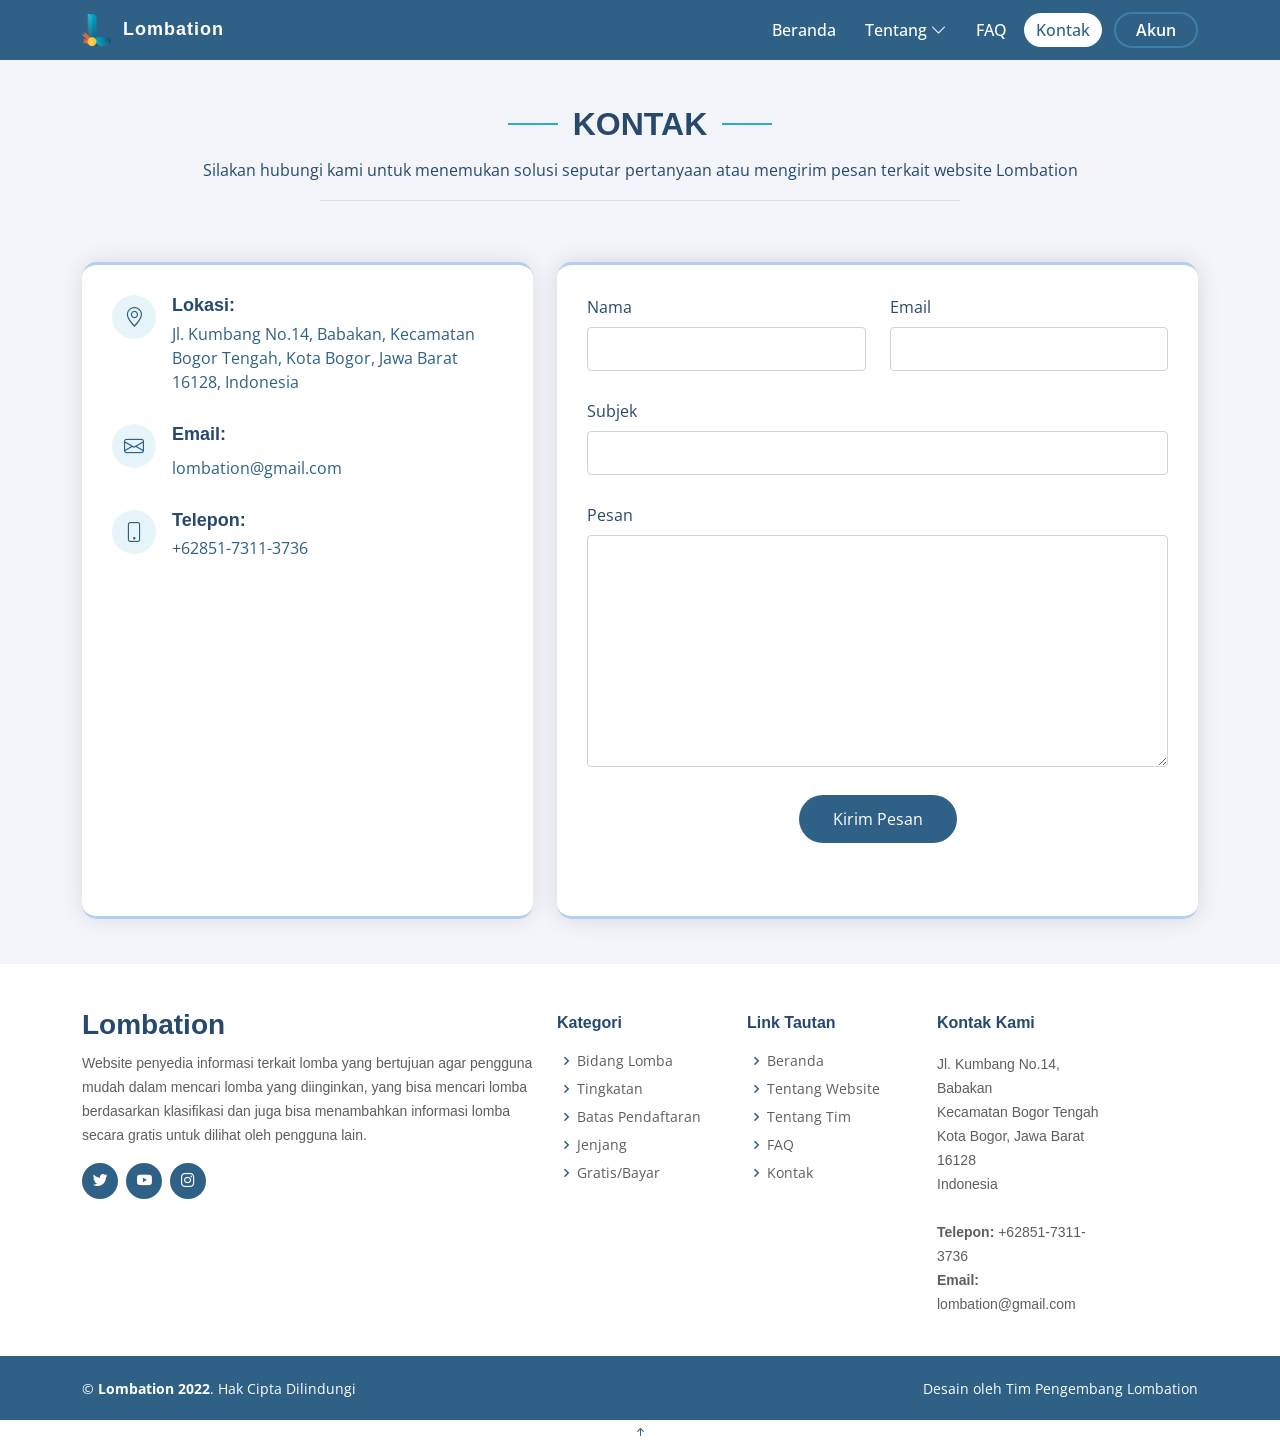
<file: login/kontak.html>
<!DOCTYPE html>

<html lang="en">
  <head>
    <meta charset="utf-8" />
    <meta content="width=device-width, initial-scale=1.0" name="viewport" />

    <title>Lombation</title>
    <meta content="Website Penyedia Informasi Terkait Lomba" name="description" />
    <meta content="lomba, info lomba, informasi lomba, kumpulan lomba, kategori lomba, media lomba, kompetisi, kompetisi lomba" name="keywords" />

    <!-- Favicons -->
    <link href="../assets/img/lombation.png" rel="icon" />
    <link href="../assets/img/lombation.png" rel="apple-touch-icon" />

    <!-- Google Fonts - Open Sans, Josh, Poppins-->
    <link href="https://fonts.googleapis.com/css?family=Open+Sans:300,300i,400,400i,600,600i,700,700i|Josh:300,300i,400,400i,500,500i,600,600i,700,700i|Poppins:300,300i,400,400i,500,500i,600,600i,700,700i" rel="stylesheet" />

    <!-- Vendor CSS Files -->
    <link href="../assets/vendor/aos/aos.css" rel="stylesheet" />
    <link href="../assets/vendor/bootstrap/css/bootstrap.min.css" rel="stylesheet" />
    <link href="../assets/vendor/bootstrap-icons/bootstrap-icons.css" rel="stylesheet" />
    <link href="../assets/vendor/boxicons/css/boxicons.min.css" rel="stylesheet" />
    <link href="../assets/vendor/glightbox/css/glightbox.min.css" rel="stylesheet" />
    <link href="../assets/vendor/remixicon/remixicon.css" rel="stylesheet" />
    <link href="../assets/vendor/swiper/swiper-bundle.min.css" rel="stylesheet" />

    <!-- Template Main CSS File - Letak file css nya -->
    <link href="../assets/css/style-kontak.css" rel="stylesheet" />
  </head>

  <body>
    <!-- ======= Header ======= -->
    <header id="header">
      <div class="container d-flex align-items-center">
        <!-- di class a ada me-auto-->
        <a href="index.html" class="logo"><img src="../assets/img/lombation.png" alt="" class="img-fluid" /></a>
        <h1 class="logo me-auto"><a href="index.html">Lombation</a></h1>

        <nav id="navbar" class="navbar">
          <ul>
            <li><a class="nav-link scrollto" href="index.html">Beranda</a></li>
            <li class="dropdown">
              <a href="#" class="nav-link scrollto"><span>Tentang</span> <i class="bi bi-chevron-down"></i></a>
              <ul>
                <li><a href="website.html">Website</a></li>
                <li><a href="team.html">Tim</a></li>
              </ul>
            </li>
            <li><a class="nav-link scrollto" href="faq.html">FAQ</a></li>
            <li><a class="nav-link scrollto active" href="kontak.html">Kontak</a></li>
            <li><a class="getstarted scrollto" href="add-lomba.html">Akun</a></li>
          </ul>
          <i class="bi bi-list mobile-nav-toggle"></i>
        </nav>
        <!-- .navbar -->
      </div>
    </header>
    <!-- End Header -->

    <main id="main">
      <section id="contact" class="contact section-bg">
        <div class="container" data-aos="fade-up">
          <div class="section-title">
            <h2>KONTAK</h2>
            <p>Silakan hubungi kami untuk menemukan solusi seputar pertanyaan atau mengirim pesan terkait website Lombation</p>
          </div>

          <div class="row">
            <div class="col-lg-5 d-flex align-items-stretch">
              <div class="info">
                <div class="address">
                  <i class="bi bi-geo-alt"></i>
                  <h4>Lokasi:</h4>
                  <p>Jl. Kumbang No.14, Babakan, Kecamatan Bogor Tengah, Kota Bogor, Jawa Barat 16128, Indonesia</p>
                </div>

                <div class="email">
                  <i class="bi bi-envelope"></i>
                  <h4>Email:</h4>
                  <p>lombation@gmail.com</p>
                </div>

                <div class="phone">
                  <i class="bi bi-phone"></i>
                  <h4>Telepon:</h4>
                  <p>+62851-7311-3736</p>
                </div>

                <iframe
                  src="https://www.google.com/maps/embed?pb=!1m18!1m12!1m3!1d3963.4628251636286!2d106.80611479999999!3d-6.5892504999999995!2m3!1f0!2f0!3f0!3m2!1i1024!2i768!4f13.1!3m3!1m2!1s0x2e69c5d2e602b501%3A0x25a12f0f97fac4ee!2sSekolah%20Vokasi%20Institut%20Pertanian%20Bogor!5e0!3m2!1sid!2sid!4v1664021368513!5m2!1sid!2sid"
                  frameborder="0"
                  style="border: 0; width: 100%; height: 290px"
                  allowfullscreen
                ></iframe>
              </div>
            </div>

            <div class="col-lg-7 mt-5 mt-lg-0 d-flex align-items-stretch">
              <form action="forms/contact.php" method="post" role="form" class="php-email-form">
                <div class="row">
                  <div class="form-group col-md-6">
                    <label for="name">Nama</label>
                    <input type="text" name="name" class="form-control" id="name" required />
                  </div>
                  <div class="form-group col-md-6">
                    <label for="name">Email</label>
                    <input type="email" class="form-control" name="email" id="email" required />
                  </div>
                </div>
                <div class="form-group">
                  <label for="name">Subjek</label>
                  <input type="text" class="form-control" name="subject" id="subject" required />
                </div>
                <div class="form-group">
                  <label for="name">Pesan</label>
                  <textarea class="form-control" name="message" rows="10" required></textarea>
                </div>
                <div class="my-3">
                  <div class="loading">Loading</div>
                  <div class="error-message"></div>
                  <div class="sent-message">Pesan kamu telah terkirim, terimakasih!</div>
                </div>
                <div class="text-center"><button type="submit">Kirim Pesan</button></div>
              </form>
            </div>
          </div>
        </div>
      </section>
    </main>
    <!-- End #main -->
    <!-- ======= Footer ======= -->
    <footer id="footer">
      <div class="footer-top">
        <div class="container">
          <div class="row">
            <div class="col-lg-5 col-md-12 footer-contact">
              <h3>Lombation</h3>
              <p>
                Website penyedia informasi terkait lomba yang bertujuan agar pengguna mudah dalam mencari lomba yang diinginkan, yang bisa mencari lomba berdasarkan klasifikasi dan juga bisa menambahkan informasi lomba secara gratis untuk
                dilihat oleh pengguna lain.<br />
              </p>
              <div class="social-links mt-3">
                <a href="https://twitter.com/lombation" class="twitter"><i class="bx bxl-twitter"></i></a>
                <a href="https://www.youtube.com/channel/UCskdnv79N5PqU_9hNKS5KiQ" class="youtube"><i class="bx bxl-youtube"></i></a>
                <a href="https://instagram.com/lombation" class="instagram"><i class="bx bxl-instagram"></i></a>
                <!-- <a href="#" class="google-plus"><i class="bx bxl-skype"></i></a>
                <a href="#" class="linkedin"><i class="bx bxl-linkedin"></i></a> -->
              </div>
            </div>

            <div class="col-lg-2 col-6 footer-links">
              <h4>Kategori</h4>
              <ul>
                <li><i class="bx bx-chevron-right"></i> <a href="index.html">Bidang Lomba</a></li>
                <li><i class="bx bx-chevron-right"></i> <a href="index.html">Tingkatan</a></li>
                <li><i class="bx bx-chevron-right"></i> <a href="index.html">Batas Pendaftaran</a></li>
                <li><i class="bx bx-chevron-right"></i> <a href="index.html">Jenjang</a></li>
                <li><i class="bx bx-chevron-right"></i> <a href="index.html">Gratis/Bayar</a></li>
              </ul>
            </div>

            <div class="col-lg-2 col-6 footer-links">
              <h4>Link Tautan</h4>
              <ul>
                <li><i class="bx bx-chevron-right"></i> <a href="index.html">Beranda</a></li>
                <li><i class="bx bx-chevron-right"></i> <a href="website.html">Tentang Website</a></li>
                <li><i class="bx bx-chevron-right"></i> <a href="team.html">Tentang Tim</a></li>
                <li><i class="bx bx-chevron-right"></i> <a href="faq.html">FAQ</a></li>
                <li><i class="bx bx-chevron-right"></i> <a href="kontak.html">Kontak</a></li>
              </ul>
            </div>

            <div class="col-lg-2 col-6 footer-contact">
              <h4>Kontak Kami</h4>
              <p>
                Jl. Kumbang No.14, Babakan<br />
                Kecamatan Bogor Tengah<br />
                Kota Bogor, Jawa Barat 16128<br />
                Indonesia <br />
                <br />
                <strong>Telepon:</strong> +62851-7311-3736<br />
                <strong>Email:</strong> lombation@gmail.com<br />
              </p>
            </div>
          </div>
        </div>
      </div>

      <div class="container footer-bottom clearfix">
        <div class="copyright">
          &copy; <strong><span>Lombation</span> 2022</strong>. Hak Cipta Dilindungi
        </div>
        <div class="credits">
          <!-- All the links in the footer should remain intact. -->
          <!-- You can delete the links only if you purchased the pro version. -->
          <!-- Licensing information: https://bootstrapmade.com/license/ -->
          <!-- Purchase the pro version with working PHP/AJAX contact form: https://bootstrapmade.com/arsha-free-bootstrap-html-template-corporate/ -->
          Desain oleh <a href="team.html">Tim Pengembang Lombation</a>
        </div>
      </div>
    </footer>
    <!-- End Footer -->

    <div id="preloader"></div>
    <a href="#" class="back-to-top d-flex align-items-center justify-content-center"><i class="bi bi-arrow-up-short"></i></a>

    <!-- Vendor JS Files -->
    <script src="../assets/vendor/aos/aos.js"></script>
    <script src="../assets/vendor/bootstrap/js/bootstrap.bundle.min.js"></script>
    <script src="../assets/vendor/glightbox/js/glightbox.min.js"></script>
    <script src="../assets/vendor/isotope-layout/isotope.pkgd.min.js"></script>
    <script src="../assets/vendor/swiper/swiper-bundle.min.js"></script>
    <script src="../assets/vendor/waypoints/noframework.waypoints.js"></script>
    <script src="../assets/vendor/php-email-form/validate.js"></script>

    <!-- Template Main JS File -->
    <script src="../assets/js/main.js"></script>
  </body>
</html>
</file>
<file: assets/css/style-add-lomba.css>
:root {
  --gradient: linear-gradient(160deg, #0093e9 0%, #80d0c7 100%);
}

:root {
  --primary-color: #2e6185;
  --text-p: #27496d;
  --section-bg: #f3f5fa;
  --hover: #2e6185;
  --hover-icon: #fcb12e;
  --hover-active: #b4cdf3;
  --white: #fff;
  --border-button: #3e7fae;
  --shadow: #aebdca;
  --line-section: #ddd;
  --footer-p: #5e5e5e;
  --list-footer: #a5a5a5;
  --icon-contact: #e7f5fb;
  --biru-muda: #2bacc7;
}

:root {
  --firstfont: ;
  --secondfont: ;
}
/*--------------------------------------------------------------------------------------------------------------------
  # [DONE] General - style yang ada di tag body, a, dan h1-h6
  ----------------------------------------------------------------------------------------------------------------------*/
body {
  font-family: "Open Sans", sans-serif; /* Font 1 - Open Sans*/
  color: var(--text-p); /* Warna 1 - Warna tulisan keterangan <p> */
}

a {
  color: var(--primary-color); /* Warna 2 - Warna tulisan sub judul <a> */
  text-decoration: none;
}

a:hover {
  color: var(--hover);
  /* Warna 3 - Perubahan warna pada tulisan jika mouse ada di atas tulisannya (saya liat di F.A.Q ketika 1 question
    diketik dan cursornya dipada tulisannya, dan perubahan tulisan itulah yang terjadi pada syntax ini) */
  text-decoration: none;
}

h1,
h2,
h3,
h4,
h5,
h6 {
  font-family: "Jost", sans-serif; /* Font 2 - Josh*/
}

/*--------------------------------------------------------------------------------------------------------------------
  # [DONE] Preloader - Pas buka websitenya, ada tampilan loading
  ----------------------------------------------------------------------------------------------------------------------*/
#preloader {
  position: fixed;
  top: 0;
  left: 0;
  right: 0;
  bottom: 0;
  z-index: 9999;
  overflow: hidden;
  background: var(--primary-color); /* Warna 4 - Warna background ketika laading awal baru buka website*/
}

#preloader:before {
  content: "";
  position: fixed;
  top: calc(50% - 30px);
  left: calc(50% - 30px);
  border: 6px solid var(--primary-color); /* Warna object laoding yang ada di tengah tengah (yang berputar-putar itu) */
  border-top-color: var(--white); /* Warna object laoding atas yang ada di tengah tengah (yang berputar-putar itu) */
  border-bottom-color: var(--white); /* Warna object laoding bawah yang ada di tengah tengah (yang berputar-putar itu) */
  border-radius: 50%;
  width: 60px;
  height: 60px;
  -webkit-animation: animate-preloader 1s linear infinite;
  animation: animate-preloader 1s linear infinite;
}

@-webkit-keyframes animate-preloader {
  0% {
    transform: rotate(0deg);
  }

  100% {
    transform: rotate(360deg);
  }
}

@keyframes animate-preloader {
  0% {
    transform: rotate(0deg);
  }

  100% {
    transform: rotate(360deg);
  }
}

/*--------------------------------------------------------------------------------------------------------------------
  # [DONE] Back to Top - Buat scroll otomatis ke atas (kayaknya ga bakalan di gunain)
  ----------------------------------------------------------------------------------------------------------------------*/

/*--------------------------------------------------------------------------------------------------------------------
  # [DONE] Header
  --------------------------------------------------------------------------------------------------------------------*/
#header {
  transition: all 0.5s;
  z-index: 997;
  padding: 12px 0; /* Padding Header */
  background-color: var(--primary-color);
}

#header.header-scrolled, /* Supaya headernya ikut (Header scroll) pas di scroll */
  #header.header-inner-pages {
  background: var(--primary-color) s; /* Warna - Untuk header aja */
}

#header .logo {
  font-size: 18px; /* Ukuran/Size Judul Website */
  margin: 0;
  padding: 0;
  /* line-height: 1; */
  font-weight: 600; /* 600 = Semi bold */
  letter-spacing: 1px; /* Jarak antar huruf di judul website (2px) */
  text-transform: capitalize; /* Format judul website kapital */
}

#header .logo a {
  color: var(--white); /* Warna [judul website]*/
  padding: 0 0 0 0; /* Padding judul website*/
}

#header .logo img {
  max-height: 40px; /* Ukuran maksimal gambar logo [ukuran logo] 40px*/
  padding: 0 12px 0 0;
}

/*--------------------------------------------------------------------------------------------------------------------
  # [DONE] Navigation Menu
  --------------------------------------------------------------------------------------------------------------------*/
/**
  * Desktop Navigation 
  */
.navbar {
  padding: 0;
}

.navbar ul {
  margin: 0;
  padding: 0;
  display: flex;
  list-style: none;
  align-items: center;
}

.navbar li {
  position: relative;
}

.navbar a,
.navbar a:focus {
  /* style dari objek akan berubah jika objeknya di klik */
  display: flex;
  align-items: center;
  justify-content: space-between;
  padding: 5px 12px;
  margin-left: 5px;
  font-size: 16px; /* ukuran tulisan */
  font-weight: 500; /* ketebalan tulisan, 500 = Medium mendekati semi bold */
  color: var(--white); /* warna tulisan pada navbar (normal/ketika tidak di apa apain)*/
  white-space: nowrap;
  transition: 0.3s;
  border-radius: 20px;
}

.navbar a i,
.navbar a:focus i {
  /* ukuran panah bawah dropdwown */
  font-size: 16px;
  line-height: 0;
  margin-left: 4px; /* Jarak panah bawah ke tulisan sebelah kiri nya */
}

.navbar a:hover, /* style dari objek akan berubah jika mouse ada di objeknya (tidak di klik)*/
  .navbar .active,
  .navbar .active:focus,
  .navbar li:hover > a {
  color: var(--hover); /* Warna dari tulisan pada navbar/menu berubah jika mouse ada di tulisannya (tidak di klik) */
  background: var(--white);
}

.navbar .getstarted, /* tombol get started */
  .navbar .getstarted:focus {
  padding: 6px 20px;
  margin-left: 12px; /* jarak tombol/button get started ke tulisan sebelah kiri */
  border-radius: 20px; /* border radius dari tombol get started */
  color: var(--hover); /* Warna tulisan get started */
  font-size: 16px; /* Ukuran tulisan get started */
  border: 2px solid var(--border-button); /* Warna border get started */
  font-weight: 600; /* Ketebalan tulisan get started */
}

.navbar .getstarted:hover,
.navbar .getstarted:focus:hover {
  color: var(--hover);
  background: var(--white); /* Tombol get started jadi berubah warna ketika mouse ada di tombolnya (tidak di klik) */
  font-weight: 600;
}

.navbar .dropdown ul {
  display: block;
  position: absolute;
  left: 14px;
  top: calc(100% + 30px);
  margin: 0;
  padding: 10px 0;
  z-index: 99;
  opacity: 0;
  visibility: hidden;
  background: var(--white);
  box-shadow: 0px 0px 30px var(--shadow);
  transition: 0.3s;
  border-radius: 4px;
}

.navbar .dropdown ul li {
  min-width: 200px;
}

.navbar .dropdown ul a {
  padding: 10px 20px; /* Padding dropdown */
  font-size: 14px; /* Ukuran dari tulisan yang ada di dropdown */
  text-transform: none;
  font-weight: 500; /*  Ketebalan dari tulisan yang ada di dropdown */
  color: var(--text-p); /* Waarna tulisan dari drop down */
}

.navbar .dropdown ul a i {
  font-size: 12px; /* Ukuran panah kanan yang ada di dalam dropdown */
}

.navbar .dropdown ul a:hover,
.navbar .dropdown ul .active:hover,
.navbar .dropdown ul li:hover > a {
  color: var(--hover); /* Perubahan warna jika tulisan di dalam dropdown ada mouse di atasnya */
}

.navbar .dropdown:hover > ul {
  opacity: 1;
  top: 100%;
  visibility: visible;
}

.navbar .dropdown .dropdown ul {
  top: 0;
  left: calc(100% - 30px);
  visibility: hidden;
}

.navbar .dropdown .dropdown:hover > ul {
  opacity: 1;
  top: 0;
  left: 100%;
  visibility: visible;
}

@media (max-width: 1366px) {
  .navbar .dropdown .dropdown ul {
    left: -90%;
  }

  .navbar .dropdown .dropdown:hover > ul {
    left: -100%;
  }
}

/* [TO DO - karena ini tampilan untuk mobile] Responsive - Ini adalah tampilan jika websitenya digunakan pada mobile atau handphone/hp
  * Mobile Navigation 
  */
.mobile-nav-toggle {
  color: var(--white);
  font-size: 24px; /* Ukuran garis 3 buat nampilin menu */
  cursor: pointer;
  display: none;
  line-height: 0;
  transition: 0.5s;
}

.mobile-nav-toggle.bi-x {
  color: var(--white); /* Warna garis 3 */
}

@media (max-width: 991px) {
  .mobile-nav-toggle {
    display: block;
  }

  .navbar ul {
    display: none;
  }
}

.navbar-mobile {
  position: fixed;
  overflow: hidden;
  top: 0;
  right: 0;
  left: 0;
  bottom: 0;
  background: var(--primary-color); /* Background dibelakang navbar mobile */
  transition: 0.3s;
  z-index: 999;
}

.navbar-mobile .mobile-nav-toggle {
  position: absolute;
  top: 15px;
  right: 15px;
}

.navbar-mobile ul {
  display: block;
  position: absolute;
  top: 55px;
  right: 15px;
  bottom: 15px;
  left: 15px;
  padding: 0 0;
  border-radius: 10px;
  background-color: var(--white); /* Warna buat background navbar*/
  overflow-y: auto;
  transition: 0.3s;
}

.navbar-mobile a,
.navbar-mobile a:focus {
  padding: 10px 20px;
  font-size: 15px;
  color: var(--hover); /* Warna ketika dalam menu navbarnya */
  margin: 10px;
}

.navbar-mobile a:hover,
.navbar-mobile .active,
.navbar-mobile li:hover > a {
  color: var(--hover-active);
}

.navbar-mobile .getstarted,
.navbar-mobile .getstarted:focus {
  margin: 10px;
  color: var(--white); /* Warna tombol masuk pada nav bar si, di desktop ga keliatan */
  background-color: var(--border-button);
}

.navbar-mobile .dropdown ul {
  position: static;
  display: none;
  margin: 10px 20px;
  padding: 10px 0;
  z-index: 99;
  opacity: 1;
  visibility: visible;
  background: #fff;
  box-shadow: 0px 0px 30px rgba(127, 137, 161, 0.25);
}

.navbar-mobile .dropdown ul li {
  min-width: 200px;
}

.navbar-mobile .dropdown ul a {
  padding: 10px 20px;
}

.navbar-mobile .dropdown ul a i {
  font-size: 12px;
}

.navbar-mobile .dropdown ul a:hover,
.navbar-mobile .dropdown ul .active:hover,
.navbar-mobile .dropdown ul li:hover > a {
  color: var(--primary-color);
}

.navbar-mobile .dropdown > .dropdown-active {
  display: block;
}

/*--------------------------------------------------------------
  # Sections General
  --------------------------------------------------------------*/
section {
  padding: 45px 0;
  overflow: hidden;
  position: relative;
}

.section-bg {
  background-color: var(--section-bg);
}

.section-title {
  text-align: center;
  padding-bottom: 35px;
}

.section-title h2 {
  font-size: 32px;
  font-weight: bold;
  text-transform: uppercase;
  margin-bottom: 15px;
  padding-bottom: 0px;
  position: relative;
  color: var(--text-p);
}

.section-title h2::before,
.section-title h2::after {
  content: "";
  width: 50px;
  height: 2px;
  background: var(--biru-muda); /* Garis pada judul secction */
  display: inline-block;
}

.section-title h2::before {
  margin: 0 15px 10px 0;
}

.section-title h2::after {
  margin: 0 0 10px 15px;
}

.section-title p {
  margin-bottom: 25px;
  padding-bottom: 20px;
  position: relative;
  color: var(--text-p);
}

.section-title p::before {
  content: "";
  position: absolute;
  display: block;
  width: 640px;
  height: 1px;
  background: var(--line-section);
  bottom: 1px;
  left: calc(50% - 320px);
}

/*--------------------------------------------------------------
  # FAQ
  --------------------------------------------------------------*/

.contact .info {
  border-top: 3px solid var(--primary-color);
  border-bottom: 3px solid var(--primary-color);
  padding: 30px;
  background: var(--white);
  width: 100%;
  box-shadow: 0 0 24px 0 rgba(0, 0, 0, 0.1);
}

.contact .info i {
  font-size: 20px;
  color: var(--primary-color);
  float: left;
  width: 44px;
  height: 44px;
  background: var(--icon-contact);
  display: flex;
  justify-content: center;
  align-items: center;
  border-radius: 50px;
  transition: all 0.3s ease-in-out;
}

.contact .info h4 {
  padding: 0 0 0 60px;
  font-size: 18px;
  font-weight: 600;
  margin-bottom: 5px;
  color: var(--text-p);
}

.contact .info p {
  padding: 0 0 10px 60px;
  margin-bottom: 20px;
  font-size: 16px;
  color: var(--primary-color);
}

.contact .info .email p {
  padding-top: 5px;
}

.contact .info .social-links {
  padding-left: 60px;
}

.contact .info .social-links a {
  font-size: 18px;
  display: inline-block;
  background: #333;
  color: var(--white);
  line-height: 1;
  padding: 8px 0;
  border-radius: 50%;
  text-align: center;
  width: 36px;
  height: 36px;
  transition: 0.3s;
  margin-right: 10px;
}

.contact .info .social-links a:hover {
  background: var(--primary-color);
  color: white;
}

.contact .info .email:hover i,
.contact .info .address:hover i,
.contact .info .phone:hover i {
  background: var(--primary-color);
  color: var(--white);
}

.contact .php-email-form {
  border-radius: 15px;
  width: 100%;
  border-top: 3px solid var(--hover-active);
  border-bottom: 3px solid var(--hover);
  padding: 64px;
  background: var(--white);
  box-shadow: 0 0 24px 0 rgba(0, 0, 0, 0.12);
}

.contact .php-email-form .form-group {
  padding-bottom: 8px;
}

.contact .php-email-form .validate {
  display: none;
  color: red;
  margin: 0 0 15px 0;
  font-weight: 400;
  font-size: 13px;
}

.contact .php-email-form .error-message {
  display: none;
  color: var(--white);
  background: #ed3c0d;
  text-align: left;
  padding: 15px;
  font-weight: 600;
}

.contact .php-email-form .error-message br + br {
  margin-top: 25px;
}

.contact .php-email-form .sent-message {
  display: none;
  color: var(--white);
  background: #18d26e;
  text-align: center;
  padding: 15px;
  font-weight: 600;
}

.contact .php-email-form .loading {
  display: none;
  background: var(--white);
  text-align: center;
  padding: 15px;
}

.contact .php-email-form .loading:before {
  content: "";
  display: inline-block;
  border-radius: 50%;
  width: 24px;
  height: 24px;
  margin: 0 10px -6px 0;
  border: 3px solid #18d26e;
  border-top-color: var(--white);
  -webkit-animation: animate-loading 1s linear infinite;
  animation: animate-loading 1s linear infinite;
}

.contact .php-email-form .form-group {
  margin-bottom: 20px;
}
.contact .php-email-form .form-controls {
  margin-bottom: 5px;
  padding: 6px 12px;
  border-color: #ced4da;
}
.contact .php-email-form label {
  padding-bottom: 8px;
}

.contact .php-email-form .berkas {
  margin-bottom: 0;
}
.contact .php-email-form .margin-desc {
  padding-top: 28px;
}

.contact .php-email-form input,
.contact .php-email-form textarea {
  border-radius: 0;
  box-shadow: none;
  font-size: 14px;
  border-radius: 4px;
}

.contact .php-email-form input:focus,
.contact .php-email-form textarea:focus {
  border-color: var(--primary-color);
}

.contact .php-email-form input {
  height: 44px;
}

.contact .php-email-form textarea {
  padding: 10px 12px;
}

.batal {
  color: var(--white);
  height: 44px;
  width: 50%;
}

.batal:hover {
  color: white;
  height: 44px;
  width: 50%;
  color: white;
}

.contact .php-email-form button[type="batal"] {
  background: var(--tion);
  border: 0;
  padding: 12px 34px;
  color: var(--white);
  transition: 0.4s;
  border-radius: 50px;
}
.batal {
  color: white;
}

.contact .php-email-form button[type="submit"] {
  background: var(--primary-color);
  border: 0;
  padding: 12px 34px;
  color: var(--white);
  transition: 0.4s;
  border-radius: 50px;
}

.contact .php-email-form button[type="submit"]:hover {
  background: var(--biru-muda);
}

@-webkit-keyframes animate-loading {
  0% {
    transform: rotate(0deg);
  }

  100% {
    transform: rotate(360deg);
  }
}

@keyframes animate-loading {
  0% {
    transform: rotate(0deg);
  }

  100% {
    transform: rotate(360deg);
  }
}
.checkbox {
  display: inline-flex;
  align-items: center;
  cursor: pointer;
}
.checkbox_text {
  margin-left: 10px;
  margin-top: 7px;
  color: black;
}
.borderbawah {
  border-bottom: 2px solid var(--section-bg);
}
/*--------------------------------------------------------------
  # Footer
  --------------------------------------------------------------*/
#footer {
  font-size: 14px;
  background: var(--primary-color);
}

#footer .footer-top {
  padding: 45px 0 10px 0;
  background: var(--white); /* background footer top */
}

#footer .footer-top .footer-contact {
  margin-bottom: 30px;
}

#footer .footer-top .footer-contact h3 {
  font-size: 28px;
  margin: 0 0 10px 0;
  padding: 2px 0 2px 0;
  line-height: 1;
  text-transform: capitalize;
  font-weight: 600;
  color: var(--text-p); /* warna tulisan lombation pada footer */
}

#footer .footer-top .footer-contact p {
  font-size: 14px;
  line-height: 24px;
  margin-bottom: 0;
  font-family: "Jost", sans-serif;
  color: var(--footer-p); /* Warna text p pada footer */
}

#footer .footer-top h4 {
  font-size: 16px;
  font-weight: bold;
  color: var(--text-p); /* Warna pada judul footer (klasifikasi, link tautan, kontak kami) */
  position: relative;
  padding-bottom: 12px;
  padding-top: 4px;
}

#footer .footer-top .footer-links {
  margin-bottom: 0px;
}

#footer .footer-top .footer-links ul {
  list-style: none;
  padding: 0;
  margin: 0;
}

#footer .footer-top .footer-links ul i {
  padding-right: 2px;
  color: var(--primary-color); /* Panah kanan */
  font-size: 18px;
  line-height: 1;
}

#footer .footer-top .footer-links ul li {
  padding: 5px 0;
  display: flex;
  align-items: center;
}

#footer .footer-top .footer-links ul li:first-child {
  padding-top: 0;
}

#footer .footer-top .footer-links ul a {
  color: var(--footer-p); /* warna pada List footer */
  transition: 0.3s;
  display: inline-block;
  line-height: 1;
}

#footer .footer-top .footer-links ul a:hover {
  text-decoration: none;
  color: var(--hover-icon); /* hover tulisan list footer */
}

#footer .footer-top .social-links a {
  font-size: 18px;
  display: inline-block;
  background: var(--primary-color); /* Warna icon jaringan sosial */
  color: var(--white);
  line-height: 1;
  padding: 8px 0;
  margin-right: 4px;
  border-radius: 50%;
  text-align: center;
  width: 36px;
  height: 36px;
  transition: 0.3s;
}

#footer .footer-top .social-links a:hover {
  background: var(--hover-icon); /* Hover pada tulisan jaringan sosial */
  color: var(--white);
  text-decoration: none;
}

#footer .footer-bottom {
  padding-top: 22px;
  padding-bottom: 21px;
  color: var(--white); /* Warna tulisan footer bottom */
}

#footer .copyright {
  float: left;
}

#footer .credits {
  float: right;
  font-size: 14px;
}

#footer .credits a {
  transition: 0.3s;
  color: var(--white); /*Warna tulisan tim pengembang pada footer*/
}
#footer .credits a:hover {
  transition: 0.3s;
  color: var(--hover-icon); /*Warna tulisan tim pengembang pada footer*/
}
@media (max-width: 768px) {
  #footer .footer-bottom {
    padding-top: 20px;
    padding-bottom: 20px;
  }

  #footer .copyright,
  #footer .credits {
    text-align: center;
    float: none;
  }

  #footer .credits {
    padding-top: 4px;
  }
}
</file>
<file: assets/css/style-faq.css>
:root {
  --gradient: linear-gradient(160deg, #0093e9 0%, #80d0c7 100%);
}

:root {
  --primary-color: #2e6185;
  --text-p: #27496d;
  --section-bg: #f3f5fa;
  --hover: #2e6185;
  --hover-icon: #fcb12e;
  --hover-active: #b4cdf3;
  --white: #fff;
  --border-button: #3e7fae;
  --shadow: #aebdca;
  --line-section: #ddd;
  --footer-p: #5e5e5e;
  --list-footer: #a5a5a5;
  --icon-contact: #e7f5fb;
  --biru-muda: #2bacc7;
}

:root {
  --firstfont: ;
  --secondfont: ;
}

/*--------------------------------------------------------------------------------------------------------------------
# [DONE] General - style yang ada di tag body, a, dan h1-h6
----------------------------------------------------------------------------------------------------------------------*/
body {
  font-family: "Open Sans", sans-serif; /* Font 1 - Open Sans*/
  color: var(--text-p); /* Warna 1 - Warna tulisan keterangan <p> */
}

a {
  color: var(--primary-color); /* Warna 2 - Warna tulisan sub judul <a> */
  text-decoration: none;
}

a:hover {
  color: var(--biru-muda);
  /* Warna 3 - Perubahan warna pada tulisan jika mouse ada di atas tulisannya (saya liat di F.A.Q ketika 1 question
  diketik dan cursornya dipada tulisannya, dan perubahan tulisan itulah yang terjadi pada syntax ini) */
  text-decoration: none;
}

h1,
h2,
h3,
h4,
h5,
h6 {
  font-family: "Jost", sans-serif; /* Font 2 - Josh*/
}

/*--------------------------------------------------------------------------------------------------------------------
# [DONE] Preloader - Pas buka websitenya, ada tampilan loading
----------------------------------------------------------------------------------------------------------------------*/
#preloader {
  position: fixed;
  top: 0;
  left: 0;
  right: 0;
  bottom: 0;
  z-index: 9999;
  overflow: hidden;
  background: var(--primary-color); /* Warna 4 - Warna background ketika laading awal baru buka website*/
}

#preloader:before {
  content: "";
  position: fixed;
  top: calc(50% - 30px);
  left: calc(50% - 30px);
  border: 6px solid var(--primary-color); /* Warna object laoding yang ada di tengah tengah (yang berputar-putar itu) */
  border-top-color: var(--white); /* Warna object laoding atas yang ada di tengah tengah (yang berputar-putar itu) */
  border-bottom-color: var(--white); /* Warna object laoding bawah yang ada di tengah tengah (yang berputar-putar itu) */
  border-radius: 50%;
  width: 60px;
  height: 60px;
  -webkit-animation: animate-preloader 1s linear infinite;
  animation: animate-preloader 1s linear infinite;
}

@-webkit-keyframes animate-preloader {
  0% {
    transform: rotate(0deg);
  }

  100% {
    transform: rotate(360deg);
  }
}

@keyframes animate-preloader {
  0% {
    transform: rotate(0deg);
  }

  100% {
    transform: rotate(360deg);
  }
}

/*--------------------------------------------------------------------------------------------------------------------
# [DONE] Back to Top - Buat scroll otomatis ke atas (kayaknya ga bakalan di gunain)
----------------------------------------------------------------------------------------------------------------------*/

/*--------------------------------------------------------------------------------------------------------------------
# [DONE] Header
--------------------------------------------------------------------------------------------------------------------*/
#header {
  transition: all 0.5s;
  z-index: 997;
  padding: 12px 0; /* Padding Header */
  background-color: var(--primary-color);
}

#header.header-scrolled, /* Supaya headernya ikut (Header scroll) pas di scroll */
#header.header-inner-pages {
  background: var(--primary-color) s; /* Warna - Untuk header aja */
}

#header .logo {
  font-size: 18px; /* Ukuran/Size Judul Website */
  margin: 0;
  padding: 0;
  /* line-height: 1; */
  font-weight: 600; /* 600 = Semi bold */
  letter-spacing: 1px; /* Jarak antar huruf di judul website (2px) */
  text-transform: capitalize; /* Format judul website kapital */
}

#header .logo a {
  color: var(--white); /* Warna [judul website]*/
  padding: 0 0 0 0; /* Padding judul website*/
}

#header .logo img {
  max-height: 40px; /* Ukuran maksimal gambar logo [ukuran logo] 40px*/
  padding: 0 12px 0 0;
}

/*--------------------------------------------------------------------------------------------------------------------
# [DONE] Navigation Menu
--------------------------------------------------------------------------------------------------------------------*/
/**
* Desktop Navigation 
*/
.navbar {
  padding: 0;
}

.navbar ul {
  margin: 0;
  padding: 0;
  display: flex;
  list-style: none;
  align-items: center;
}

.navbar li {
  position: relative;
}

.navbar a,
.navbar a:focus {
  /* style dari objek akan berubah jika objeknya di klik */
  display: flex;
  align-items: center;
  justify-content: space-between;
  padding: 5px 12px;
  margin-left: 5px;
  font-size: 16px; /* ukuran tulisan */
  font-weight: 500; /* ketebalan tulisan, 500 = Medium mendekati semi bold */
  color: var(--white); /* warna tulisan pada navbar (normal/ketika tidak di apa apain)*/
  white-space: nowrap;
  transition: 0.3s;
  border-radius: 20px;
}

.navbar a i,
.navbar a:focus i {
  /* ukuran panah bawah dropdwown */
  font-size: 16px;
  line-height: 0;
  margin-left: 4px; /* Jarak panah bawah ke tulisan sebelah kiri nya */
}

.navbar a:hover, /* style dari objek akan berubah jika mouse ada di objeknya (tidak di klik)*/
.navbar .active,
.navbar .active:focus,
.navbar li:hover > a {
  color: var(--primary-color); /* Warna dari tulisan pada navbar/menu berubah jika mouse ada di tulisannya (tidak di klik) */
  background: var(--white);
}

.navbar .getstarted, /* tombol get started */
.navbar .getstarted:focus {
  padding: 6px 20px;
  margin-left: 12px; /* jarak tombol/button get started ke tulisan sebelah kiri */
  border-radius: 20px; /* border radius dari tombol get started */
  color: var(--white); /* Warna tulisan get started */
  font-size: 16px; /* Ukuran tulisan get started */
  border: 2px solid var(--border-button); /* Warna border get started */
  font-weight: 600; /* Ketebalan tulisan get started */
}

.navbar .getstarted:hover,
.navbar .getstarted:focus:hover {
  color: var(--primary-color);
  background: var(--white); /* Tombol get started jadi berubah warna ketika mouse ada di tombolnya (tidak di klik) */
  font-weight: 600;
}

.navbar .dropdown ul {
  display: block;
  position: absolute;
  left: 14px;
  top: calc(100% + 30px);
  margin: 0;
  padding: 10px 0;
  z-index: 99;
  opacity: 0;
  visibility: hidden;
  background: var(--white);
  box-shadow: 0px 0px 30px var(--shadow);
  transition: 0.3s;
  border-radius: 4px;
}

.navbar .dropdown ul li {
  min-width: 200px;
}

.navbar .dropdown ul a {
  padding: 10px 20px; /* Padding dropdown */
  font-size: 14px; /* Ukuran dari tulisan yang ada di dropdown */
  text-transform: none;
  font-weight: 500; /*  Ketebalan dari tulisan yang ada di dropdown */
  color: var(--text-p); /* Waarna tulisan dari drop down */
}

.navbar .dropdown ul a i {
  font-size: 12px; /* Ukuran panah kanan yang ada di dalam dropdown */
}

.navbar .dropdown ul a:hover,
.navbar .dropdown ul .active:hover,
.navbar .dropdown ul li:hover > a {
  color: var(--biru-muda); /* Perubahan warna jika tulisan di dalam dropdown ada mouse di atasnya */
}

.navbar .dropdown:hover > ul {
  opacity: 1;
  top: 100%;
  visibility: visible;
}

.navbar .dropdown .dropdown ul {
  top: 0;
  left: calc(100% - 30px);
  visibility: hidden;
}

.navbar .dropdown .dropdown:hover > ul {
  opacity: 1;
  top: 0;
  left: 100%;
  visibility: visible;
}

@media (max-width: 1366px) {
  .navbar .dropdown .dropdown ul {
    left: -90%;
  }

  .navbar .dropdown .dropdown:hover > ul {
    left: -100%;
  }
}

/* [TO DO - karena ini tampilan untuk mobile] Responsive - Ini adalah tampilan jika websitenya digunakan pada mobile atau handphone/hp
* Mobile Navigation 
*/
.mobile-nav-toggle {
  color: var(--white);
  font-size: 24px; /* Ukuran garis 3 buat nampilin menu */
  cursor: pointer;
  display: none;
  line-height: 0;
  transition: 0.5s;
}

.mobile-nav-toggle.bi-x {
  color: var(--white); /* Warna garis 3 */
}

@media (max-width: 991px) {
  .mobile-nav-toggle {
    display: block;
  }

  .navbar ul {
    display: none;
  }
}

.navbar-mobile {
  position: fixed;
  overflow: hidden;
  top: 0;
  right: 0;
  left: 0;
  bottom: 0;
  background: var(--primary-color); /* Background dibelakang navbar mobile */
  transition: 0.3s;
  z-index: 999;
}

.navbar-mobile .mobile-nav-toggle {
  position: absolute;
  top: 15px;
  right: 15px;
}

.navbar-mobile ul {
  display: block;
  position: absolute;
  top: 55px;
  right: 15px;
  bottom: 15px;
  left: 15px;
  padding: 0 0;
  border-radius: 10px;
  background-color: var(--white); /* Warna buat background navbar*/
  overflow-y: auto;
  transition: 0.3s;
}

.navbar-mobile a,
.navbar-mobile a:focus {
  padding: 10px 20px;
  font-size: 15px;
  color: var(--hover); /* Warna ketika dalam menu navbarnya */
  margin: 10px;
}

.navbar-mobile a:hover,
.navbar-mobile .active,
.navbar-mobile li:hover > a {
  color: var(--hover-active);
}

.navbar-mobile .getstarted,
.navbar-mobile .getstarted:focus {
  margin: 10px;
  color: var(--hover); /* Warna tombol masuk pada nav bar si, di desktop ga keliatan */
}

.navbar-mobile .dropdown ul {
  position: static;
  display: none;
  margin: 10px 20px;
  padding: 10px 0;
  z-index: 99;
  opacity: 1;
  visibility: visible;
  background: #fff;
  box-shadow: 0px 0px 30px rgba(127, 137, 161, 0.25);
}

.navbar-mobile .dropdown ul li {
  min-width: 200px;
}

.navbar-mobile .dropdown ul a {
  padding: 10px 20px;
}

.navbar-mobile .dropdown ul a i {
  font-size: 12px;
}

.navbar-mobile .dropdown ul a:hover,
.navbar-mobile .dropdown ul .active:hover,
.navbar-mobile .dropdown ul li:hover > a {
  color: var(--primary-color);
}

.navbar-mobile .dropdown > .dropdown-active {
  display: block;
}

/*--------------------------------------------------------------
# Sections General
--------------------------------------------------------------*/
section {
  padding: 45px 0;
  overflow: hidden;
  position: relative;
}

.section-bg {
  background-color: var(--section-bg);
}

.section-title {
  text-align: center;
  padding-bottom: 35px;
}

.section-title h2 {
  font-size: 32px;
  font-weight: bold;
  text-transform: uppercase;
  margin-bottom: 15px;
  padding-bottom: 0px;
  position: relative;
  color: var(--text-p);
}

.section-title h2::before,
.section-title h2::after {
  content: "";
  width: 50px;
  height: 2px;
  background: var(--biru-muda); /* Garis pada judul secction */
  display: inline-block;
}

.section-title h2::before {
  margin: 0 15px 10px 0;
}

.section-title h2::after {
  margin: 0 0 10px 15px;
}

.section-title p {
  margin-bottom: 25px;
  padding-bottom: 20px;
  position: relative;
  color: var(--text-p);
}

.section-title p::before {
  content: "";
  position: absolute;
  display: block;
  width: 640px;
  height: 1px;
  background: var(--line-section);
  bottom: 1px;
  left: calc(50% - 320px);
}

/*--------------------------------------------------------------
# FAQ
--------------------------------------------------------------*/

.faq .faq-list {
  padding: 0 0px;
}

.faq .faq-list ul {
  padding: 0;
  list-style: none;
}

.faq .faq-list li + li {
  margin-top: 15px;
}

.faq .faq-list li {
  padding: 20px;
  background: var(--white);
  border-radius: 4px;
  position: relative;
}

.faq .faq-list a {
  display: block;
  position: relative;
  font-family: "Poppins", sans-serif;
  font-size: 16px;
  line-height: 24px;
  font-weight: 500;
  padding: 0 30px;
  outline: none;
  cursor: pointer;
}

.faq .faq-list .icon-help {
  font-size: 24px;
  position: absolute;
  right: 0;
  left: 20px;
  color: var(--primary-color);
}

.faq .faq-list .icon-show,
.faq .faq-list .icon-close {
  font-size: 24px;
  position: absolute;
  right: 0;
  top: 0;
}

.faq .faq-list p {
  margin-bottom: 0;
  padding: 10px 0 0 0;
}

.faq .faq-list .icon-show {
  display: none;
}

.faq .faq-list a.collapsed {
  color: var(--text-p);
  transition: 0.3s;
}

.faq .faq-list a.collapsed:hover {
  color: var(--biru-muda);
}

.faq .faq-list a.collapsed .icon-show {
  display: inline-block;
}

.faq .faq-list a.collapsed .icon-close {
  display: none;
}

@media (max-width: 1200px) {
  .faq .faq-list {
    padding: 0;
  }
}

/*--------------------------------------------------------------
# Footer
--------------------------------------------------------------*/
#footer {
  font-size: 14px;
  background: var(--primary-color);
}

#footer .footer-top {
  padding: 45px 0 10px 0;
  background: var(--white); /* background footer top */
}

#footer .footer-top .footer-contact {
  margin-bottom: 30px;
}

#footer .footer-top .footer-contact h3 {
  font-size: 28px;
  margin: 0 0 10px 0;
  padding: 2px 0 2px 0;
  line-height: 1;
  text-transform: capitalize;
  font-weight: 600;
  color: var(--text-p); /* warna tulisan lombation pada footer */
}

#footer .footer-top .footer-contact p {
  font-size: 14px;
  line-height: 24px;
  margin-bottom: 0;
  font-family: "Jost", sans-serif;
  color: var(--footer-p); /* Warna text p pada footer */
}

#footer .footer-top h4 {
  font-size: 16px;
  font-weight: bold;
  color: var(--text-p); /* Warna pada judul footer (klasifikasi, link tautan, kontak kami) */
  position: relative;
  padding-bottom: 12px;
  padding-top: 4px;
}

#footer .footer-top .footer-links {
  margin-bottom: 0px;
}

#footer .footer-top .footer-links ul {
  list-style: none;
  padding: 0;
  margin: 0;
}

#footer .footer-top .footer-links ul i {
  padding-right: 2px;
  color: var(--primary-color); /* Panah kanan */
  font-size: 18px;
  line-height: 1;
}

#footer .footer-top .footer-links ul li {
  padding: 5px 0;
  display: flex;
  align-items: center;
}

#footer .footer-top .footer-links ul li:first-child {
  padding-top: 0;
}

#footer .footer-top .footer-links ul a {
  color: var(--footer-p); /* warna pada List footer */
  transition: 0.3s;
  display: inline-block;
  line-height: 1;
}

#footer .footer-top .footer-links ul a:hover {
  text-decoration: none;
  color: var(--hover-icon); /* hover tulisan list footer */
}

#footer .footer-top .social-links a {
  font-size: 18px;
  display: inline-block;
  background: var(--primary-color); /* Warna icon jaringan sosial */
  color: var(--white);
  line-height: 1;
  padding: 8px 0;
  margin-right: 4px;
  border-radius: 50%;
  text-align: center;
  width: 36px;
  height: 36px;
  transition: 0.3s;
}

#footer .footer-top .social-links a:hover {
  background: var(--hover-icon); /* Hover pada tulisan jaringan sosial */
  color: var(--white);
  text-decoration: none;
}

#footer .footer-bottom {
  padding-top: 22px;
  padding-bottom: 21px;
  color: var(--white); /* Warna tulisan footer bottom */
}

#footer .copyright {
  float: left;
}

#footer .credits {
  float: right;
  font-size: 14px;
}

#footer .credits a {
  transition: 0.3s;
  color: var(--white); /*Warna tulisan tim pengembang pada footer*/
}
#footer .credits a:hover {
  transition: 0.3s;
  color: var(--hover-icon); /*Warna tulisan tim pengembang pada footer*/
}
@media (max-width: 768px) {
  #footer .footer-bottom {
    padding-top: 20px;
    padding-bottom: 20px;
  }

  #footer .copyright,
  #footer .credits {
    text-align: center;
    float: none;
  }

  #footer .credits {
    padding-top: 4px;
  }
}
</file>
<file: assets/css/style-kontak.css>
:root {
  --gradient: linear-gradient(160deg, #0093e9 0%, #80d0c7 100%);
}

:root {
  --primary-color: #2e6185;
  --text-p: #27496d;
  --section-bg: #f3f5fa;
  --hover: #2e6185;
  --hover-icon: #fcb12e;
  --hover-active: #b4cdf3;
  --white: #fff;
  --border-button: #3e7fae;
  --shadow: #aebdca;
  --line-section: #ddd;
  --footer-p: #5e5e5e;
  --list-footer: #a5a5a5;
  --icon-contact: #e7f5fb;
  --biru-muda: #2bacc7;
}

:root {
  --firstfont: ;
  --secondfont: ;
}
/*--------------------------------------------------------------------------------------------------------------------
# [DONE] General - style yang ada di tag body, a, dan h1-h6
----------------------------------------------------------------------------------------------------------------------*/
body {
  font-family: "Open Sans", sans-serif; /* Font 1 - Open Sans*/
  color: var(--text-p); /* Warna 1 - Warna tulisan keterangan <p> */
}

a {
  color: var(--primary-color); /* Warna 2 - Warna tulisan sub judul <a> */
  text-decoration: none;
}

a:hover {
  color: var(--hover);
  /* Warna 3 - Perubahan warna pada tulisan jika mouse ada di atas tulisannya (saya liat di F.A.Q ketika 1 question
  diketik dan cursornya dipada tulisannya, dan perubahan tulisan itulah yang terjadi pada syntax ini) */
  text-decoration: none;
}

h1,
h2,
h3,
h4,
h5,
h6 {
  font-family: "Jost", sans-serif; /* Font 2 - Josh*/
}

/*--------------------------------------------------------------------------------------------------------------------
# [DONE] Preloader - Pas buka websitenya, ada tampilan loading
----------------------------------------------------------------------------------------------------------------------*/
#preloader {
  position: fixed;
  top: 0;
  left: 0;
  right: 0;
  bottom: 0;
  z-index: 9999;
  overflow: hidden;
  background: var(--primary-color); /* Warna 4 - Warna background ketika laading awal baru buka website*/
}

#preloader:before {
  content: "";
  position: fixed;
  top: calc(50% - 30px);
  left: calc(50% - 30px);
  border: 6px solid var(--primary-color); /* Warna object laoding yang ada di tengah tengah (yang berputar-putar itu) */
  border-top-color: var(--white); /* Warna object laoding atas yang ada di tengah tengah (yang berputar-putar itu) */
  border-bottom-color: var(--white); /* Warna object laoding bawah yang ada di tengah tengah (yang berputar-putar itu) */
  border-radius: 50%;
  width: 60px;
  height: 60px;
  -webkit-animation: animate-preloader 1s linear infinite;
  animation: animate-preloader 1s linear infinite;
}

@-webkit-keyframes animate-preloader {
  0% {
    transform: rotate(0deg);
  }

  100% {
    transform: rotate(360deg);
  }
}

@keyframes animate-preloader {
  0% {
    transform: rotate(0deg);
  }

  100% {
    transform: rotate(360deg);
  }
}

/*--------------------------------------------------------------------------------------------------------------------
# [DONE] Back to Top - Buat scroll otomatis ke atas (kayaknya ga bakalan di gunain)
----------------------------------------------------------------------------------------------------------------------*/

/*--------------------------------------------------------------------------------------------------------------------
# [DONE] Header
--------------------------------------------------------------------------------------------------------------------*/
#header {
  transition: all 0.5s;
  z-index: 997;
  padding: 12px 0; /* Padding Header */
  background-color: var(--primary-color);
}

#header.header-scrolled, /* Supaya headernya ikut (Header scroll) pas di scroll */
#header.header-inner-pages {
  background: var(--primary-color) s; /* Warna - Untuk header aja */
}

#header .logo {
  font-size: 18px; /* Ukuran/Size Judul Website */
  margin: 0;
  padding: 0;
  /* line-height: 1; */
  font-weight: 600; /* 600 = Semi bold */
  letter-spacing: 1px; /* Jarak antar huruf di judul website (2px) */
  text-transform: capitalize; /* Format judul website kapital */
}

#header .logo a {
  color: var(--white); /* Warna [judul website]*/
  padding: 0 0 0 0; /* Padding judul website*/
}

#header .logo img {
  max-height: 40px; /* Ukuran maksimal gambar logo [ukuran logo] 40px*/
  padding: 0 12px 0 0;
}

/*--------------------------------------------------------------------------------------------------------------------
# [DONE] Navigation Menu
--------------------------------------------------------------------------------------------------------------------*/
/**
* Desktop Navigation 
*/
.navbar {
  padding: 0;
}

.navbar ul {
  margin: 0;
  padding: 0;
  display: flex;
  list-style: none;
  align-items: center;
}

.navbar li {
  position: relative;
}

.navbar a,
.navbar a:focus {
  /* style dari objek akan berubah jika objeknya di klik */
  display: flex;
  align-items: center;
  justify-content: space-between;
  padding: 5px 12px;
  margin-left: 5px;
  font-size: 16px; /* ukuran tulisan */
  font-weight: 500; /* ketebalan tulisan, 500 = Medium mendekati semi bold */
  color: var(--white); /* warna tulisan pada navbar (normal/ketika tidak di apa apain)*/
  white-space: nowrap;
  transition: 0.3s;
  border-radius: 20px;
}

.navbar a i,
.navbar a:focus i {
  /* ukuran panah bawah dropdwown */
  font-size: 16px;
  line-height: 0;
  margin-left: 4px; /* Jarak panah bawah ke tulisan sebelah kiri nya */
}

.navbar a:hover, /* style dari objek akan berubah jika mouse ada di objeknya (tidak di klik)*/
.navbar .active,
.navbar .active:focus,
.navbar li:hover > a {
  color: var(--hover); /* Warna dari tulisan pada navbar/menu berubah jika mouse ada di tulisannya (tidak di klik) */
  background: var(--white);
}

.navbar .getstarted, /* tombol get started */
.navbar .getstarted:focus {
  padding: 4px 20px;
  margin-left: 12px; /* jarak tombol/button get started ke tulisan sebelah kiri */
  border-radius: 20px; /* border radius dari tombol get started */
  color: var(--white); /* Warna tulisan get started */
  font-size: 16px; /* Ukuran tulisan get started */
  border: 2px solid var(--border-button); /* Warna border get started */
  font-weight: 600; /* Ketebalan tulisan get started */
}

.navbar .getstarted:hover,
.navbar .getstarted:focus:hover {
  color: var(--hover);
  background: var(--white); /* Tombol get started jadi berubah warna ketika mouse ada di tombolnya (tidak di klik) */
  font-weight: 600;
}

.navbar .dropdown ul {
  display: block;
  position: absolute;
  left: 14px;
  top: calc(100% + 30px);
  margin: 0;
  padding: 10px 0;
  z-index: 99;
  opacity: 0;
  visibility: hidden;
  background: var(--white);
  box-shadow: 0px 0px 6px var(--shadow);
  transition: 0.3s;
  border-radius: 4px;
}

.navbar .dropdown ul li {
  min-width: 200px;
}

.navbar .dropdown ul a {
  padding: 10px 20px; /* Padding dropdown */
  font-size: 14px; /* Ukuran dari tulisan yang ada di dropdown */
  text-transform: none;
  font-weight: 500; /*  Ketebalan dari tulisan yang ada di dropdown */
  color: var(--text-p); /* Waarna tulisan dari drop down */
}

.navbar .dropdown ul a i {
  font-size: 12px; /* Ukuran panah kanan yang ada di dalam dropdown */
}

.navbar .dropdown ul a:hover,
.navbar .dropdown ul .active:hover,
.navbar .dropdown ul li:hover > a {
  color: var(--hover); /* Perubahan warna jika tulisan di dalam dropdown ada mouse di atasnya */
}

.navbar .dropdown:hover > ul {
  opacity: 1;
  top: 100%;
  visibility: visible;
}

.navbar .dropdown .dropdown ul {
  top: 0;
  left: calc(100% - 30px);
  visibility: hidden;
}

.navbar .dropdown .dropdown:hover > ul {
  opacity: 1;
  top: 0;
  left: 100%;
  visibility: visible;
}

@media (max-width: 1366px) {
  .navbar .dropdown .dropdown ul {
    left: -90%;
  }

  .navbar .dropdown .dropdown:hover > ul {
    left: -100%;
  }
}

/* [TO DO - karena ini tampilan untuk mobile] Responsive - Ini adalah tampilan jika websitenya digunakan pada mobile atau handphone/hp
* Mobile Navigation 
*/
.mobile-nav-toggle {
  color: var(--white);
  font-size: 24px; /* Ukuran garis 3 buat nampilin menu */
  cursor: pointer;
  display: none;
  line-height: 0;
  transition: 0.5s;
}

.mobile-nav-toggle.bi-x {
  color: var(--white); /* Warna garis 3 */
}

@media (max-width: 991px) {
  .mobile-nav-toggle {
    display: block;
  }

  .navbar ul {
    display: none;
  }
}

.navbar-mobile {
  position: fixed;
  overflow: hidden;
  top: 0;
  right: 0;
  left: 0;
  bottom: 0;
  background: var(--primary-color); /* Background dibelakang navbar mobile */
  transition: 0.3s;
  z-index: 999;
}

.navbar-mobile .mobile-nav-toggle {
  position: absolute;
  top: 15px;
  right: 15px;
}

.navbar-mobile ul {
  display: block;
  position: absolute;
  top: 55px;
  right: 15px;
  bottom: 15px;
  left: 15px;
  padding: 0 0;
  border-radius: 10px;
  background-color: var(--white); /* Warna buat background navbar*/
  overflow-y: auto;
  transition: 0.3s;
}

.navbar-mobile a,
.navbar-mobile a:focus {
  padding: 10px 20px;
  font-size: 15px;
  color: var(--hover); /* Warna ketika dalam menu navbarnya */
  margin: 10px;
}

.navbar-mobile a:hover,
.navbar-mobile .active,
.navbar-mobile li:hover > a {
  color: var(--hover-active);
}

.navbar-mobile .getstarted,
.navbar-mobile .getstarted:focus {
  margin: 10px;
  color: var(--hover); /* Warna tombol masuk pada nav bar si, di desktop ga keliatan */
}

.navbar-mobile .dropdown ul {
  position: static;
  display: none;
  margin: 10px 20px;
  padding: 10px 0;
  z-index: 99;
  opacity: 1;
  visibility: visible;
  background: #fff;
  box-shadow: 0px 0px 30px rgba(127, 137, 161, 0.25);
}

.navbar-mobile .dropdown ul li {
  min-width: 200px;
}

.navbar-mobile .dropdown ul a {
  padding: 10px 20px;
}

.navbar-mobile .dropdown ul a i {
  font-size: 12px;
}

.navbar-mobile .dropdown ul a:hover,
.navbar-mobile .dropdown ul .active:hover,
.navbar-mobile .dropdown ul li:hover > a {
  color: var(--primary-color);
}

.navbar-mobile .dropdown > .dropdown-active {
  display: block;
}

.loginmargin {
  /* background-color: #18d26e; */
  padding: 4px;
}
/*--------------------------------------------------------------
# Sections General
--------------------------------------------------------------*/
section {
  padding: 45px 0;
  overflow: hidden;
  position: relative;
}

.section-bg {
  background-color: var(--section-bg);
}

.section-title {
  text-align: center;
  padding-bottom: 35px;
}

.section-title h2 {
  font-size: 32px;
  font-weight: bold;
  text-transform: uppercase;
  margin-bottom: 15px;
  padding-bottom: 0px;
  position: relative;
  color: var(--text-p);
}

.section-title h2::before,
.section-title h2::after {
  content: "";
  width: 50px;
  height: 2px;
  background: var(--biru-muda); /* Garis pada judul secction */
  display: inline-block;
}

.section-title h2::before {
  margin: 0 15px 10px 0;
}

.section-title h2::after {
  margin: 0 0 10px 15px;
}

.section-title p {
  margin-bottom: 25px;
  padding-bottom: 20px;
  position: relative;
  color: var(--text-p);
}

.section-title p::before {
  content: "";
  position: absolute;
  display: block;
  width: 640px;
  height: 1px;
  background: var(--line-section);
  bottom: 1px;
  left: calc(50% - 320px);
}

/*--------------------------------------------------------------
# FAQ
--------------------------------------------------------------*/
.contact .info {
  border-top: 3px solid var(--hover-active);
  border-bottom: 3px solid var(--hover-active);
  padding: 30px;
  background: var(--white);
  width: 100%;
  box-shadow: 0 0 24px 0 rgba(0, 0, 0, 0.1);
  border-radius: 15px;
}

.contact .info i {
  font-size: 20px;
  color: var(--primary-color);
  float: left;
  width: 44px;
  height: 44px;
  background: var(--icon-contact);
  display: flex;
  justify-content: center;
  align-items: center;
  border-radius: 50px;
  transition: all 0.3s ease-in-out;
}

.contact .info h4 {
  padding: 0 0 0 60px;
  font-size: 18px;
  font-weight: 600;
  margin-bottom: 5px;
  color: var(--text-p);
}

.contact .info p {
  padding: 0 0 10px 60px;
  margin-bottom: 20px;
  font-size: 16px;
  color: var(--primary-color);
}

.contact .info .email p {
  padding-top: 5px;
}

.contact .info .social-links {
  padding-left: 60px;
}

.contact .info .social-links a {
  font-size: 18px;
  display: inline-block;
  background: #333;
  color: var(--white);
  line-height: 1;
  padding: 8px 0;
  border-radius: 50%;
  text-align: center;
  width: 36px;
  height: 36px;
  transition: 0.3s;
  margin-right: 10px;
}

.contact .info .social-links a:hover {
  background: var(--primary-color);
  color: white;
}

.contact .info .email:hover i,
.contact .info .address:hover i,
.contact .info .phone:hover i {
  background: var(--biru-muda);
  color: var(--white);
}

.contact .php-email-form {
  width: 100%;
  border-top: 3px solid var(--hover-active);
  border-bottom: 3px solid var(--hover-active);
  padding: 30px;
  background: var(--white);
  box-shadow: 0 0 24px 0 rgba(0, 0, 0, 0.12);
  border-radius: 15px;
}

.contact .php-email-form .form-group {
  padding-bottom: 8px;
}

.contact .php-email-form .validate {
  display: none;
  color: red;
  margin: 0 0 15px 0;
  font-weight: 400;
  font-size: 13px;
}

.contact .php-email-form .error-message {
  display: none;
  color: var(--white);
  background: #ed3c0d;
  text-align: left;
  padding: 15px;
  font-weight: 600;
}

.contact .php-email-form .error-message br + br {
  margin-top: 25px;
}

.contact .php-email-form .sent-message {
  display: none;
  color: var(--white);
  background: #18d26e;
  text-align: center;
  padding: 15px;
  font-weight: 600;
}

.contact .php-email-form .loading {
  display: none;
  background: var(--white);
  text-align: center;
  padding: 15px;
}

.contact .php-email-form .loading:before {
  content: "";
  display: inline-block;
  border-radius: 50%;
  width: 24px;
  height: 24px;
  margin: 0 10px -6px 0;
  border: 3px solid #18d26e;
  border-top-color: var(--white);
  -webkit-animation: animate-loading 1s linear infinite;
  animation: animate-loading 1s linear infinite;
}

.contact .php-email-form .form-group {
  margin-bottom: 20px;
}

.contact .php-email-form label {
  padding-bottom: 8px;
}

.contact .php-email-form input,
.contact .php-email-form textarea {
  border-radius: 0;
  box-shadow: none;
  font-size: 14px;
  border-radius: 4px;
}

.contact .php-email-form input:focus,
.contact .php-email-form textarea:focus {
  border-color: var(--primary-color);
}

.contact .php-email-form input {
  height: 44px;
}

.contact .php-email-form textarea {
  padding: 10px 12px;
}

.contact .php-email-form button[type="submit"] {
  background: var(--primary-color);
  border: 0;
  padding: 12px 34px;
  color: var(--white);
  transition: 0.4s;
  border-radius: 50px;
}

.contact .php-email-form button[type="submit"]:hover {
  background: var(--biru-muda);
}

@-webkit-keyframes animate-loading {
  0% {
    transform: rotate(0deg);
  }

  100% {
    transform: rotate(360deg);
  }
}

@keyframes animate-loading {
  0% {
    transform: rotate(0deg);
  }

  100% {
    transform: rotate(360deg);
  }
}

/*--------------------------------------------------------------
# Footer
--------------------------------------------------------------*/
#footer {
  font-size: 14px;
  background: var(--primary-color);
}

#footer .footer-top {
  padding: 45px 0 10px 0;
  background: var(--white); /* background footer top */
}

#footer .footer-top .footer-contact {
  margin-bottom: 30px;
}

#footer .footer-top .footer-contact h3 {
  font-size: 28px;
  margin: 0 0 10px 0;
  padding: 2px 0 2px 0;
  line-height: 1;
  text-transform: capitalize;
  font-weight: 600;
  color: var(--text-p); /* warna tulisan lombation pada footer */
}

#footer .footer-top .footer-contact p {
  font-size: 14px;
  line-height: 24px;
  margin-bottom: 0;
  font-family: "Jost", sans-serif;
  color: var(--footer-p); /* Warna text p pada footer */
}

#footer .footer-top h4 {
  font-size: 16px;
  font-weight: bold;
  color: var(--text-p); /* Warna pada judul footer (klasifikasi, link tautan, kontak kami) */
  position: relative;
  padding-bottom: 12px;
  padding-top: 4px;
}

#footer .footer-top .footer-links {
  margin-bottom: 0px;
}

#footer .footer-top .footer-links ul {
  list-style: none;
  padding: 0;
  margin: 0;
}

#footer .footer-top .footer-links ul i {
  padding-right: 2px;
  color: var(--primary-color); /* Panah kanan */
  font-size: 18px;
  line-height: 1;
}

#footer .footer-top .footer-links ul li {
  padding: 5px 0;
  display: flex;
  align-items: center;
}

#footer .footer-top .footer-links ul li:first-child {
  padding-top: 0;
}

#footer .footer-top .footer-links ul a {
  color: var(--footer-p); /* warna pada List footer */
  transition: 0.3s;
  display: inline-block;
  line-height: 1;
}

#footer .footer-top .footer-links ul a:hover {
  text-decoration: none;
  color: var(--hover-icon); /* hover tulisan list footer */
}

#footer .footer-top .social-links a {
  font-size: 18px;
  display: inline-block;
  background: var(--primary-color); /* Warna icon jaringan sosial */
  color: var(--white);
  line-height: 1;
  padding: 8px 0;
  margin-right: 4px;
  border-radius: 50%;
  text-align: center;
  width: 36px;
  height: 36px;
  transition: 0.3s;
}

#footer .footer-top .social-links a:hover {
  background: var(--hover-icon); /* Hover pada tulisan jaringan sosial */
  color: var(--white);
  text-decoration: none;
}

#footer .footer-bottom {
  padding-top: 22px;
  padding-bottom: 21px;
  color: var(--white); /* Warna tulisan footer bottom */
}

#footer .copyright {
  float: left;
}

#footer .credits {
  float: right;
  font-size: 14px;
}

#footer .credits a {
  transition: 0.3s;
  color: var(--white); /*Warna tulisan tim pengembang pada footer*/
}
#footer .credits a:hover {
  transition: 0.3s;
  color: var(--hover-icon); /*Warna tulisan tim pengembang pada footer*/
}
@media (max-width: 768px) {
  #footer .footer-bottom {
    padding-top: 20px;
    padding-bottom: 20px;
  }

  #footer .copyright,
  #footer .credits {
    text-align: center;
    float: none;
  }

  #footer .credits {
    padding-top: 4px;
  }
}
</file>
<file: assets/css/style-team.css>
:root {
  --gradient: linear-gradient(160deg, #0093e9 0%, #80d0c7 100%);
}

:root {
  --primary-color: #2e6185;
  --text-p: #27496d;
  --section-bg: #f3f5fa;
  --hover: #2e6185;
  --hover-icon: #fcb12e;
  --hover-active: #b4cdf3;
  --white: #fff;
  --border-button: #3e7fae;
  --shadow: #aebdca;
  --line-section: #ddd;
  --footer-p: #5e5e5e;
  --list-footer: #a5a5a5;
  --icon-contact: #e7f5fb;
  --biru-muda: #2bacc7;
}

:root {
  --firstfont: ;
  --secondfont: ;
}
/*--------------------------------------------------------------------------------------------------------------------
# [DONE] General - style yang ada di tag body, a, dan h1-h6
----------------------------------------------------------------------------------------------------------------------*/
body {
  font-family: "Open Sans", sans-serif; /* Font 1 - Open Sans*/
  color: var(--text-p); /* Warna 1 - Warna tulisan keterangan <p> */
}

a {
  color: var(--primary-color); /* Warna 2 - Warna tulisan sub judul <a> */
  text-decoration: none;
}

a:hover {
  color: var(--hover);
  /* Warna 3 - Perubahan warna pada tulisan jika mouse ada di atas tulisannya (saya liat di F.A.Q ketika 1 question
  diketik dan cursornya dipada tulisannya, dan perubahan tulisan itulah yang terjadi pada syntax ini) */
  text-decoration: none;
}

h1,
h2,
h3,
h4,
h5,
h6 {
  font-family: "Jost", sans-serif; /* Font 2 - Josh*/
}

/*--------------------------------------------------------------------------------------------------------------------
# [DONE] Preloader - Pas buka websitenya, ada tampilan loading
----------------------------------------------------------------------------------------------------------------------*/
#preloader {
  position: fixed;
  top: 0;
  left: 0;
  right: 0;
  bottom: 0;
  z-index: 9999;
  overflow: hidden;
  background: var(--primary-color); /* Warna 4 - Warna background ketika laading awal baru buka website*/
}

#preloader:before {
  content: "";
  position: fixed;
  top: calc(50% - 30px);
  left: calc(50% - 30px);
  border: 6px solid var(--primary-color); /* Warna object laoding yang ada di tengah tengah (yang berputar-putar itu) */
  border-top-color: var(--white); /* Warna object laoding atas yang ada di tengah tengah (yang berputar-putar itu) */
  border-bottom-color: var(--white); /* Warna object laoding bawah yang ada di tengah tengah (yang berputar-putar itu) */
  border-radius: 50%;
  width: 60px;
  height: 60px;
  -webkit-animation: animate-preloader 1s linear infinite;
  animation: animate-preloader 1s linear infinite;
}

@-webkit-keyframes animate-preloader {
  0% {
    transform: rotate(0deg);
  }

  100% {
    transform: rotate(360deg);
  }
}

@keyframes animate-preloader {
  0% {
    transform: rotate(0deg);
  }

  100% {
    transform: rotate(360deg);
  }
}

/*--------------------------------------------------------------------------------------------------------------------
# [DONE] Back to Top - Buat scroll otomatis ke atas (kayaknya ga bakalan di gunain)
----------------------------------------------------------------------------------------------------------------------*/

/*--------------------------------------------------------------------------------------------------------------------
# [DONE] Header
--------------------------------------------------------------------------------------------------------------------*/
#header {
  transition: all 0.5s;
  z-index: 997;
  padding: 12px 0; /* Padding Header */
  background-color: var(--primary-color);
}

#header.header-scrolled, /* Supaya headernya ikut (Header scroll) pas di scroll */
#header.header-inner-pages {
  background: var(--primary-color) s; /* Warna - Untuk header aja */
}

#header .logo {
  font-size: 18px; /* Ukuran/Size Judul Website */
  margin: 0;
  padding: 0;
  /* line-height: 1; */
  font-weight: 600; /* 600 = Semi bold */
  letter-spacing: 1px; /* Jarak antar huruf di judul website (2px) */
  text-transform: capitalize; /* Format judul website kapital */
}

#header .logo a {
  color: var(--white); /* Warna [judul website]*/
  padding: 0 0 0 0; /* Padding judul website*/
}

#header .logo img {
  max-height: 40px; /* Ukuran maksimal gambar logo [ukuran logo] 40px*/
  padding: 0 12px 0 0;
}

/*--------------------------------------------------------------------------------------------------------------------
# [DONE] Navigation Menu
--------------------------------------------------------------------------------------------------------------------*/
/**
* Desktop Navigation 
*/
.navbar {
  padding: 0;
}

.navbar ul {
  margin: 0;
  padding: 0;
  display: flex;
  list-style: none;
  align-items: center;
}

.navbar li {
  position: relative;
}

.navbar a,
.navbar a:focus {
  /* style dari objek akan berubah jika objeknya di klik */
  display: flex;
  align-items: center;
  justify-content: space-between;
  padding: 5px 12px;
  margin-left: 5px;
  font-size: 16px; /* ukuran tulisan */
  font-weight: 500; /* ketebalan tulisan, 500 = Medium mendekati semi bold */
  color: var(--white); /* warna tulisan pada navbar (normal/ketika tidak di apa apain)*/
  white-space: nowrap;
  transition: 0.3s;
  border-radius: 20px;
}

.navbar a i,
.navbar a:focus i {
  /* ukuran panah bawah dropdwown */
  font-size: 16px;
  line-height: 0;
  margin-left: 4px; /* Jarak panah bawah ke tulisan sebelah kiri nya */
}

.navbar a:hover, /* style dari objek akan berubah jika mouse ada di objeknya (tidak di klik)*/
.navbar .active,
.navbar .active:focus,
.navbar li:hover > a {
  color: var(--hover); /* Warna dari tulisan pada navbar/menu berubah jika mouse ada di tulisannya (tidak di klik) */
  background: var(--white);
}

.navbar .getstarted, /* tombol get started */
.navbar .getstarted:focus {
  padding: 6px 20px;
  margin-left: 12px; /* jarak tombol/button get started ke tulisan sebelah kiri */
  border-radius: 20px; /* border radius dari tombol get started */
  color: var(--white); /* Warna tulisan get started */
  font-size: 16px; /* Ukuran tulisan get started */
  border: 2px solid var(--border-button); /* Warna border get started */
  font-weight: 600; /* Ketebalan tulisan get started */
}

.navbar .getstarted:hover,
.navbar .getstarted:focus:hover {
  color: var(--hover);
  background: var(--white); /* Tombol get started jadi berubah warna ketika mouse ada di tombolnya (tidak di klik) */
  font-weight: 600;
}

.navbar .dropdown ul {
  display: block;
  position: absolute;
  left: 14px;
  top: calc(100% + 30px);
  margin: 0;
  padding: 10px 0;
  z-index: 99;
  opacity: 0;
  visibility: hidden;
  background: var(--white);
  box-shadow: 0px 0px 30px var(--shadow);
  transition: 0.3s;
  border-radius: 4px;
}

.navbar .dropdown ul li {
  min-width: 200px;
}

.navbar .dropdown ul a {
  padding: 10px 20px; /* Padding dropdown */
  font-size: 14px; /* Ukuran dari tulisan yang ada di dropdown */
  text-transform: none;
  font-weight: 500; /*  Ketebalan dari tulisan yang ada di dropdown */
  color: var(--text-p); /* Waarna tulisan dari drop down */
}

.navbar .dropdown ul a i {
  font-size: 12px; /* Ukuran panah kanan yang ada di dalam dropdown */
}

.navbar .dropdown ul a:hover,
.navbar .dropdown ul .active:hover,
.navbar .dropdown ul li:hover > a {
  color: var(--hover); /* Perubahan warna jika tulisan di dalam dropdown ada mouse di atasnya */
}

.navbar .dropdown:hover > ul {
  opacity: 1;
  top: 100%;
  visibility: visible;
}

.navbar .dropdown .dropdown ul {
  top: 0;
  left: calc(100% - 30px);
  visibility: hidden;
}

.navbar .dropdown .dropdown:hover > ul {
  opacity: 1;
  top: 0;
  left: 100%;
  visibility: visible;
}

@media (max-width: 1366px) {
  .navbar .dropdown .dropdown ul {
    left: -90%;
  }

  .navbar .dropdown .dropdown:hover > ul {
    left: -100%;
  }
}

/* [TO DO - karena ini tampilan untuk mobile] Responsive - Ini adalah tampilan jika websitenya digunakan pada mobile atau handphone/hp
* Mobile Navigation 
*/
.mobile-nav-toggle {
  color: var(--white);
  font-size: 24px; /* Ukuran garis 3 buat nampilin menu */
  cursor: pointer;
  display: none;
  line-height: 0;
  transition: 0.5s;
}

.mobile-nav-toggle.bi-x {
  color: var(--white); /* Warna garis 3 */
}

@media (max-width: 991px) {
  .mobile-nav-toggle {
    display: block;
  }

  .navbar ul {
    display: none;
  }
}

.navbar-mobile {
  position: fixed;
  overflow: hidden;
  top: 0;
  right: 0;
  left: 0;
  bottom: 0;
  background: var(--primary-color); /* Background dibelakang navbar mobile */
  transition: 0.3s;
  z-index: 999;
}

.navbar-mobile .mobile-nav-toggle {
  position: absolute;
  top: 15px;
  right: 15px;
}

.navbar-mobile ul {
  display: block;
  position: absolute;
  top: 55px;
  right: 15px;
  bottom: 15px;
  left: 15px;
  padding: 0 0;
  border-radius: 10px;
  background-color: var(--white); /* Warna buat background navbar*/
  overflow-y: auto;
  transition: 0.3s;
}

.navbar-mobile a,
.navbar-mobile a:focus {
  padding: 10px 20px;
  font-size: 15px;
  color: var(--hover); /* Warna ketika dalam menu navbarnya */
  margin: 10px;
}

.navbar-mobile a:hover,
.navbar-mobile .active,
.navbar-mobile li:hover > a {
  color: var(--hover-active);
}

.navbar-mobile .getstarted,
.navbar-mobile .getstarted:focus {
  margin: 10px;
  color: var(--hover); /* Warna tombol masuk pada nav bar si, di desktop ga keliatan */
}

.navbar-mobile .dropdown ul {
  position: static;
  display: none;
  margin: 10px 20px;
  padding: 10px 0;
  z-index: 99;
  opacity: 1;
  visibility: visible;
  background: #fff;
  box-shadow: 0px 0px 30px rgba(127, 137, 161, 0.25);
}

.navbar-mobile .dropdown ul li {
  min-width: 200px;
}

.navbar-mobile .dropdown ul a {
  padding: 10px 20px;
}

.navbar-mobile .dropdown ul a i {
  font-size: 12px;
}

.navbar-mobile .dropdown ul a:hover,
.navbar-mobile .dropdown ul .active:hover,
.navbar-mobile .dropdown ul li:hover > a {
  color: var(--primary-color);
}

.navbar-mobile .dropdown > .dropdown-active {
  display: block;
}

/*--------------------------------------------------------------
# Sections General
--------------------------------------------------------------*/
section {
  padding: 45px 0;
  overflow: hidden;
  position: relative;
}

.section-bg {
  background-color: var(--section-bg);
}

.section-title {
  text-align: center;
  padding-bottom: 35px;
}

.section-title h2 {
  font-size: 32px;
  font-weight: bold;
  text-transform: uppercase;
  margin-bottom: 15px;
  padding-bottom: 0px;
  position: relative;
  color: var(--text-p);
}

.section-title h2::before,
.section-title h2::after {
  content: "";
  width: 50px;
  height: 2px;
  background: var(--biru-muda); /* Garis pada judul secction */
  display: inline-block;
}

.section-title h2::before {
  margin: 0 15px 10px 0;
}

.section-title h2::after {
  margin: 0 0 10px 15px;
}

.section-title p {
  margin-bottom: 25px;
  padding-bottom: 20px;
  position: relative;
  color: var(--text-p);
}

.section-title p::before {
  content: "";
  position: absolute;
  display: block;
  width: 640px;
  height: 1px;
  background: var(--line-section);
  bottom: 1px;
  left: calc(50% - 320px);
}

/*--------------------------------------------------------------
# Team
--------------------------------------------------------------*/
.team {
  background: var(--section-bg);
}

.team .member {
  text-align: center;
  margin-bottom: 80px;
  position: relative;
}

.team .member .pic {
  border-radius: 4px;
  overflow: hidden;
}

.team .member img {
  transition: all ease-in-out 0.4s;
}

.team .member:hover img {
  transform: scale(1.1);
}

.team .member .member-info {
  position: absolute;
  bottom: -80px;
  left: 0px;
  right: 0px;
  background: rgba(255, 255, 255, 0.9);
  padding: 15px 0;
  border-radius: 0 0 4px 4px;
  box-shadow: 0px 2px 15px rgba(0, 0, 0, 0.1);
}

.team .member h4 {
  font-weight: 700;
  margin-bottom: 10px;
  font-size: 16px;
  color: var(--text-p);
  position: relative;
  padding-bottom: 10px;
}

.team .member h4::after {
  content: "";
  position: absolute;
  display: block;
  width: 50px;
  height: 1px;
  background: #0d12fc;
  bottom: 0;
  left: calc(50% - 25px);
}

.team .member span {
  font-style: italic;
  display: block;
  font-size: 13px;
  color: var(--text-p);
}

.team .member .social {
  margin-top: 10px;
}

.team .member .social a {
  transition: color 0.3s;
  color: var(--text-p);
}

.team .member .social a:hover {
  color: var(--hover-icon);
}

.team .member .social i {
  font-size: 16px;
  margin: 0 2px;
}

/*--------------------------------------------------------------
# Footer
--------------------------------------------------------------*/
#footer {
  font-size: 14px;
  background: var(--primary-color);
}

#footer .footer-top {
  padding: 45px 0 10px 0;
  background: var(--white); /* background footer top */
}

#footer .footer-top .footer-contact {
  margin-bottom: 30px;
}

#footer .footer-top .footer-contact h3 {
  font-size: 28px;
  margin: 0 0 10px 0;
  padding: 2px 0 2px 0;
  line-height: 1;
  text-transform: capitalize;
  font-weight: 600;
  color: var(--text-p); /* warna tulisan lombation pada footer */
}

#footer .footer-top .footer-contact p {
  font-size: 14px;
  line-height: 24px;
  margin-bottom: 0;
  font-family: "Jost", sans-serif;
  color: var(--footer-p); /* Warna text p pada footer */
}

#footer .footer-top h4 {
  font-size: 16px;
  font-weight: bold;
  color: var(--text-p); /* Warna pada judul footer (klasifikasi, link tautan, kontak kami) */
  position: relative;
  padding-bottom: 12px;
  padding-top: 4px;
}

#footer .footer-top .footer-links {
  margin-bottom: 0px;
}

#footer .footer-top .footer-links ul {
  list-style: none;
  padding: 0;
  margin: 0;
}

#footer .footer-top .footer-links ul i {
  padding-right: 2px;
  color: var(--primary-color); /* Panah kanan */
  font-size: 18px;
  line-height: 1;
}

#footer .footer-top .footer-links ul li {
  padding: 5px 0;
  display: flex;
  align-items: center;
}

#footer .footer-top .footer-links ul li:first-child {
  padding-top: 0;
}

#footer .footer-top .footer-links ul a {
  color: var(--footer-p); /* warna pada List footer */
  transition: 0.3s;
  display: inline-block;
  line-height: 1;
}

#footer .footer-top .footer-links ul a:hover {
  text-decoration: none;
  color: var(--hover-icon); /* hover tulisan list footer */
}

#footer .footer-top .social-links a {
  font-size: 18px;
  display: inline-block;
  background: var(--primary-color); /* Warna icon jaringan sosial */
  color: var(--white);
  line-height: 1;
  padding: 8px 0;
  margin-right: 4px;
  border-radius: 50%;
  text-align: center;
  width: 36px;
  height: 36px;
  transition: 0.3s;
}

#footer .footer-top .social-links a:hover {
  background: var(--hover-icon); /* Hover pada tulisan jaringan sosial */
  color: var(--white);
  text-decoration: none;
}

#footer .footer-bottom {
  padding-top: 22px;
  padding-bottom: 21px;
  color: var(--white); /* Warna tulisan footer bottom */
}

#footer .copyright {
  float: left;
}

#footer .credits {
  float: right;
  font-size: 14px;
}

#footer .credits a {
  transition: 0.3s;
  color: var(--white); /*Warna tulisan tim pengembang pada footer*/
}
#footer .credits a:hover {
  transition: 0.3s;
  color: var(--hover-icon); /*Warna tulisan tim pengembang pada footer*/
}
@media (max-width: 768px) {
  #footer .footer-bottom {
    padding-top: 20px;
    padding-bottom: 20px;
  }

  #footer .copyright,
  #footer .credits {
    text-align: center;
    float: none;
  }

  #footer .credits {
    padding-top: 4px;
  }
}
</file>
<file: assets/css/style-website.css>
:root {
  --gradient: linear-gradient(160deg, #0093e9 0%, #80d0c7 100%);
}

:root {
  --primary-color: #2e6185;
  --text-p: #27496d;
  --section-bg: #f3f5fa;
  --hover: #2e6185;
  --hover-icon: #fcb12e;
  --hover-active: #b4cdf3;
  --white: #fff;
  --border-button: #3e7fae;
  --shadow: #aebdca;
  --line-section: #ddd;
  --footer-p: #5e5e5e;
  --list-footer: #a5a5a5;
  --icon-contact: #e7f5fb;
  --biru-muda: #2bacc7;
  --desc: #000000;
}

:root {
  --firstfont: ;
  --secondfont: ;
}

/*--------------------------------------------------------------------------------------------------------------------
# [DONE] General - style yang ada di tag body, a, dan h1-h6
----------------------------------------------------------------------------------------------------------------------*/
body {
  font-family: "Open Sans", sans-serif; /* Font 1 - Open Sans*/
  color: var(--text-p); /* Warna 1 - Warna tulisan keterangan <p> */
}

a {
  color: var(--primary-color); /* Warna 2 - Warna tulisan sub judul <a> */
  text-decoration: none;
}

a:hover {
  color: var(--hover);
  /* Warna 3 - Perubahan warna pada tulisan jika mouse ada di atas tulisannya (saya liat di F.A.Q ketika 1 question
  diketik dan cursornya dipada tulisannya, dan perubahan tulisan itulah yang terjadi pada syntax ini) */
  text-decoration: none;
}

h1,
h2,
h3,
h4,
h5,
h6 {
  font-family: "Jost", sans-serif; /* Font 2 - Josh*/
}

/*--------------------------------------------------------------------------------------------------------------------
# [DONE] Preloader - Pas buka websitenya, ada tampilan loading
----------------------------------------------------------------------------------------------------------------------*/
#preloader {
  position: fixed;
  top: 0;
  left: 0;
  right: 0;
  bottom: 0;
  z-index: 9999;
  overflow: hidden;
  background: var(--primary-color); /* Warna 4 - Warna background ketika laading awal baru buka website*/
}

#preloader:before {
  content: "";
  position: fixed;
  top: calc(50% - 30px);
  left: calc(50% - 30px);
  border: 6px solid var(--primary-color); /* Warna object laoding yang ada di tengah tengah (yang berputar-putar itu) */
  border-top-color: var(--white); /* Warna object laoding atas yang ada di tengah tengah (yang berputar-putar itu) */
  border-bottom-color: var(--white); /* Warna object laoding bawah yang ada di tengah tengah (yang berputar-putar itu) */
  border-radius: 50%;
  width: 60px;
  height: 60px;
  -webkit-animation: animate-preloader 1s linear infinite;
  animation: animate-preloader 1s linear infinite;
}

@-webkit-keyframes animate-preloader {
  0% {
    transform: rotate(0deg);
  }

  100% {
    transform: rotate(360deg);
  }
}

@keyframes animate-preloader {
  0% {
    transform: rotate(0deg);
  }

  100% {
    transform: rotate(360deg);
  }
}

/*--------------------------------------------------------------------------------------------------------------------
# [DONE] Back to Top - Buat scroll otomatis ke atas (kayaknya ga bakalan di gunain)
----------------------------------------------------------------------------------------------------------------------*/

/*--------------------------------------------------------------------------------------------------------------------
# [DONE] Header
--------------------------------------------------------------------------------------------------------------------*/
#header {
  transition: all 0.5s;
  z-index: 997;
  padding: 12px 0; /* Padding Header */
  background-color: var(--primary-color);
}

#header.header-scrolled, /* Supaya headernya ikut (Header scroll) pas di scroll */
#header.header-inner-pages {
  background: var(--primary-color) s; /* Warna - Untuk header aja */
}

#header .logo {
  font-size: 18px; /* Ukuran/Size Judul Website */
  margin: 0;
  padding: 0;
  /* line-height: 1; */
  font-weight: 600; /* 600 = Semi bold */
  letter-spacing: 1px; /* Jarak antar huruf di judul website (2px) */
  text-transform: capitalize; /* Format judul website kapital */
}

#header .logo a {
  color: var(--white); /* Warna [judul website]*/
  padding: 0 0 0 0; /* Padding judul website*/
}

#header .logo img {
  max-height: 40px; /* Ukuran maksimal gambar logo [ukuran logo] 40px*/
  padding: 0 12px 0 0;
}

/*--------------------------------------------------------------------------------------------------------------------
# [DONE] Navigation Menu
--------------------------------------------------------------------------------------------------------------------*/
/**
* Desktop Navigation 
*/
.navbar {
  padding: 0;
}

.navbar ul {
  margin: 0;
  padding: 0;
  display: flex;
  list-style: none;
  align-items: center;
}

.navbar li {
  position: relative;
}

.navbar a,
.navbar a:focus {
  /* style dari objek akan berubah jika objeknya di klik */
  display: flex;
  align-items: center;
  justify-content: space-between;
  padding: 5px 12px;
  margin-left: 5px;
  font-size: 16px; /* ukuran tulisan */
  font-weight: 500; /* ketebalan tulisan, 500 = Medium mendekati semi bold */
  color: var(--white); /* warna tulisan pada navbar (normal/ketika tidak di apa apain)*/
  white-space: nowrap;
  transition: 0.3s;
  border-radius: 20px;
}

.navbar a i,
.navbar a:focus i {
  /* ukuran panah bawah dropdwown */
  font-size: 16px;
  line-height: 0;
  margin-left: 4px; /* Jarak panah bawah ke tulisan sebelah kiri nya */
}

.navbar a:hover, /* style dari objek akan berubah jika mouse ada di objeknya (tidak di klik)*/
.navbar .active,
.navbar .active:focus,
.navbar li:hover > a {
  color: var(--hover); /* Warna dari tulisan pada navbar/menu berubah jika mouse ada di tulisannya (tidak di klik) */
  background: var(--white);
}

.navbar .getstarted, /* tombol get started */
.navbar .getstarted:focus {
  padding: 6px 20px;
  margin-left: 12px; /* jarak tombol/button get started ke tulisan sebelah kiri */
  border-radius: 20px; /* border radius dari tombol get started */
  color: var(--white); /* Warna tulisan get started */
  font-size: 16px; /* Ukuran tulisan get started */
  border: 2px solid var(--border-button); /* Warna border get started */
  font-weight: 600; /* Ketebalan tulisan get started */
}

.navbar .getstarted:hover,
.navbar .getstarted:focus:hover {
  color: var(--hover);
  background: var(--white); /* Tombol get started jadi berubah warna ketika mouse ada di tombolnya (tidak di klik) */
  font-weight: 600;
}

.navbar .dropdown ul {
  display: block;
  position: absolute;
  left: 14px;
  top: calc(100% + 30px);
  margin: 0;
  padding: 10px 0;
  z-index: 99;
  opacity: 0;
  visibility: hidden;
  background: var(--white);
  box-shadow: 0px 0px 30px var(--shadow);
  transition: 0.3s;
  border-radius: 4px;
}

.navbar .dropdown ul li {
  min-width: 200px;
}

.navbar .dropdown ul a {
  padding: 10px 20px; /* Padding dropdown */
  font-size: 14px; /* Ukuran dari tulisan yang ada di dropdown */
  text-transform: none;
  font-weight: 500; /*  Ketebalan dari tulisan yang ada di dropdown */
  color: var(--text-p); /* Waarna tulisan dari drop down */
}

.navbar .dropdown ul a i {
  font-size: 12px; /* Ukuran panah kanan yang ada di dalam dropdown */
}

.navbar .dropdown ul a:hover,
.navbar .dropdown ul .active:hover,
.navbar .dropdown ul li:hover > a {
  color: var(--hover); /* Perubahan warna jika tulisan di dalam dropdown ada mouse di atasnya */
}

.navbar .dropdown:hover > ul {
  opacity: 1;
  top: 100%;
  visibility: visible;
}

.navbar .dropdown .dropdown ul {
  top: 0;
  left: calc(100% - 30px);
  visibility: hidden;
}

.navbar .dropdown .dropdown:hover > ul {
  opacity: 1;
  top: 0;
  left: 100%;
  visibility: visible;
}

@media (max-width: 1366px) {
  .navbar .dropdown .dropdown ul {
    left: -90%;
  }

  .navbar .dropdown .dropdown:hover > ul {
    left: -100%;
  }
}

/* [TO DO - karena ini tampilan untuk mobile] Responsive - Ini adalah tampilan jika websitenya digunakan pada mobile atau handphone/hp
* Mobile Navigation 
*/
.mobile-nav-toggle {
  color: var(--white);
  font-size: 24px; /* Ukuran garis 3 buat nampilin menu */
  cursor: pointer;
  display: none;
  line-height: 0;
  transition: 0.5s;
}

.mobile-nav-toggle.bi-x {
  color: var(--white); /* Warna garis 3 */
}

@media (max-width: 991px) {
  .mobile-nav-toggle {
    display: block;
  }

  .navbar ul {
    display: none;
  }
}

.navbar-mobile {
  position: fixed;
  overflow: hidden;
  top: 0;
  right: 0;
  left: 0;
  bottom: 0;
  background: var(--primary-color); /* Background dibelakang navbar mobile */
  transition: 0.3s;
  z-index: 999;
}

.navbar-mobile .mobile-nav-toggle {
  position: absolute;
  top: 15px;
  right: 15px;
}

.navbar-mobile ul {
  display: block;
  position: absolute;
  top: 55px;
  right: 15px;
  bottom: 15px;
  left: 15px;
  padding: 0 0;
  border-radius: 10px;
  background-color: var(--white); /* Warna buat background navbar*/
  overflow-y: auto;
  transition: 0.3s;
}

.navbar-mobile a,
.navbar-mobile a:focus {
  padding: 10px 20px;
  font-size: 15px;
  color: var(--hover); /* Warna ketika dalam menu navbarnya */
  margin: 10px;
}

.navbar-mobile a:hover,
.navbar-mobile .active,
.navbar-mobile li:hover > a {
  color: var(--hover-active);
}

.navbar-mobile .getstarted,
.navbar-mobile .getstarted:focus {
  margin: 10px;
  color: var(--hover); /* Warna tombol masuk pada nav bar si, di desktop ga keliatan */
}

.navbar-mobile .dropdown ul {
  position: static;
  display: none;
  margin: 10px 20px;
  padding: 10px 0;
  z-index: 99;
  opacity: 1;
  visibility: visible;
  background: #fff;
  box-shadow: 0px 0px 30px rgba(127, 137, 161, 0.25);
}

.navbar-mobile .dropdown ul li {
  min-width: 200px;
}

.navbar-mobile .dropdown ul a {
  padding: 10px 20px;
}

.navbar-mobile .dropdown ul a i {
  font-size: 12px;
}

.navbar-mobile .dropdown ul a:hover,
.navbar-mobile .dropdown ul .active:hover,
.navbar-mobile .dropdown ul li:hover > a {
  color: var(--primary-color);
}

.navbar-mobile .dropdown > .dropdown-active {
  display: block;
}

/*--------------------------------------------------------------
# Sections General
--------------------------------------------------------------*/
section {
  padding: 45px 0;
  overflow: hidden;
  position: relative;
}

.section-bg {
  background-color: var(--section-bg);
}

.section-title {
  text-align: center;
  padding-bottom: 35px;
}

.section-title h2 {
  font-size: 32px;
  font-weight: bold;
  text-transform: uppercase;
  margin-bottom: 15px;
  padding-bottom: 0px;
  position: relative;
  color: var(--text-p);
}

.section-title h2::before,
.section-title h2::after {
  content: "";
  width: 50px;
  height: 2px;
  background: var(--biru-muda); /* Garis pada judul secction */
  display: inline-block;
}

.section-title h2::before {
  margin: 0 15px 10px 0;
}

.section-title h2::after {
  margin: 0 0 10px 15px;
}

.section-title p {
  margin-bottom: 25px;
  padding-bottom: 20px;
  position: relative;
  color: var(--text-p);
}

.section-title p::before {
  content: "";
  position: absolute;
  display: block;
  width: 640px;
  height: 1px;
  background: var(--line-section);
  bottom: 1px;
  left: calc(50% - 320px);
}

/*--------------------------------------------------------------
# About
--------------------------------------------------------------*/
.about {
  padding: 40px 0 0 0;
}

.about .icon-boxes h3 {
  font-size: 24px;
  font-weight: 700;
  color: var(--primary-color);
  margin-bottom: 15px;
}

.about .icon-box {
  margin-top: 40px;
}

.about .icon-box .icon {
  float: left;
  display: flex;
  align-items: center;
  justify-content: center;
  width: 64px;
  height: 64px;
  border: 2px solid var(--primary-color);
  border-radius: 50px;
  transition: 0.5s;
}

.about .icon-box .icon i {
  color: var(--primary-color);
  font-size: 32px;
}

.about .icon-box:hover .icon {
  background: var(--biru-muda);
  border-color: var(--biru-muda);
}

.about .icon-box:hover .icon i {
  color: var(--white);
}

.about .icon-box .title {
  margin-left: 85px;
  font-weight: 700;
  margin-bottom: 10px;
  font-size: 18px;
}

.about .icon-box .title a {
  color: var(--text-p);
  transition: 0.3s;
}

.about .icon-box .title a:hover {
  color: var(--biru-muda);
}

.about .icon-box .description {
  margin-left: 85px;
  line-height: 24px;
  font-size: 14px;
  color: var(--desc);
}
.descriptions {
  color: var(--desc);
}

.about .video-box {
  background: url("../img/about-gambar.png") center center no-repeat;
  background-size: contain;
  min-height: 300px;
}

.about .play-btn {
  width: 94px;
  height: 94px;
  background: radial-gradient(var(--primary-color) 50%, var(--border-button) 52%);
  border-radius: 50%;
  display: block;
  position: absolute;
  left: calc(50% - 47px);
  top: calc(50% - 47px);
  overflow: hidden;
}

.about .play-btn::after {
  content: "";
  position: absolute;
  left: 50%;
  top: 50%;
  transform: translateX(-40%) translateY(-50%);
  width: 0;
  height: 0;
  border-top: 10px solid transparent;
  border-bottom: 10px solid transparent;
  border-left: 15px solid #fff;
  z-index: 100;
  transition: all 400ms cubic-bezier(0.55, 0.055, 0.675, 0.19);
}

.about .play-btn::before {
  content: "";
  position: absolute;
  width: 120px;
  height: 120px;
  -webkit-animation-delay: 0s;
  animation-delay: 0s;
  -webkit-animation: pulsate-btn 2s;
  animation: pulsate-btn 2s;
  -webkit-animation-direction: forwards;
  animation-direction: forwards;
  -webkit-animation-iteration-count: infinite;
  animation-iteration-count: infinite;
  -webkit-animation-timing-function: steps;
  animation-timing-function: steps;
  opacity: 1;
  border-radius: 50%;
  border: 5px solid var(--primary-color);
  top: -15%;
  left: -15%;
  background: rgba(198, 16, 0, 0);
}

.about .play-btn:hover::after {
  border-left: 15px solid var(--border-button);
  transform: scale(20);
}

.about .play-btn:hover::before {
  content: "";
  position: absolute;
  left: 50%;
  top: 50%;
  transform: translateX(-40%) translateY(-50%);
  width: 0;
  height: 0;
  border: none;
  border-top: 10px solid transparent;
  border-bottom: 10px solid transparent;
  border-left: 15px solid #fff;
  z-index: 200;
  -webkit-animation: none;
  animation: none;
  border-radius: 0;
}

.padding-about {
  padding: 0 0 40px 40px;
}
@-webkit-keyframes pulsate-btn {
  0% {
    transform: scale(0.6, 0.6);
    opacity: 1;
  }

  100% {
    transform: scale(1, 1);
    opacity: 0;
  }
}

@keyframes pulsate-btn {
  0% {
    transform: scale(0.6, 0.6);
    opacity: 1;
  }

  100% {
    transform: scale(1, 1);
    opacity: 0;
  }
}
/*--------------------------------------------------------------
# Footer
--------------------------------------------------------------*/
#footer {
  font-size: 14px;
  background: var(--primary-color);
}

#footer .footer-top {
  padding: 45px 0 10px 0;
  background: var(--white); /* background footer top */
}

#footer .footer-top .footer-contact {
  margin-bottom: 30px;
}

#footer .footer-top .footer-contact h3 {
  font-size: 28px;
  margin: 0 0 10px 0;
  padding: 2px 0 2px 0;
  line-height: 1;
  text-transform: capitalize;
  font-weight: 600;
  color: var(--text-p); /* warna tulisan lombation pada footer */
}

#footer .footer-top .footer-contact p {
  font-size: 14px;
  line-height: 24px;
  margin-bottom: 0;
  font-family: "Jost", sans-serif;
  color: var(--footer-p); /* Warna text p pada footer */
}

#footer .footer-top h4 {
  font-size: 16px;
  font-weight: bold;
  color: var(--text-p); /* Warna pada judul footer (klasifikasi, link tautan, kontak kami) */
  position: relative;
  padding-bottom: 12px;
  padding-top: 4px;
}

#footer .footer-top .footer-links {
  margin-bottom: 0px;
}

#footer .footer-top .footer-links ul {
  list-style: none;
  padding: 0;
  margin: 0;
}

#footer .footer-top .footer-links ul i {
  padding-right: 2px;
  color: var(--primary-color); /* Panah kanan */
  font-size: 18px;
  line-height: 1;
}

#footer .footer-top .footer-links ul li {
  padding: 5px 0;
  display: flex;
  align-items: center;
}

#footer .footer-top .footer-links ul li:first-child {
  padding-top: 0;
}

#footer .footer-top .footer-links ul a {
  color: var(--footer-p); /* warna pada List footer */
  transition: 0.3s;
  display: inline-block;
  line-height: 1;
}

#footer .footer-top .footer-links ul a:hover {
  text-decoration: none;
  color: var(--hover-icon); /* hover tulisan list footer */
}

#footer .footer-top .social-links a {
  font-size: 18px;
  display: inline-block;
  background: var(--primary-color); /* Warna icon jaringan sosial */
  color: var(--white);
  line-height: 1;
  padding: 8px 0;
  margin-right: 4px;
  border-radius: 50%;
  text-align: center;
  width: 36px;
  height: 36px;
  transition: 0.3s;
}

#footer .footer-top .social-links a:hover {
  background: var(--hover-icon); /* Hover pada tulisan jaringan sosial */
  color: var(--white);
  text-decoration: none;
}

#footer .footer-bottom {
  padding-top: 22px;
  padding-bottom: 21px;
  color: var(--white); /* Warna tulisan footer bottom */
}

#footer .copyright {
  float: left;
}

#footer .credits {
  float: right;
  font-size: 14px;
}

#footer .credits a {
  transition: 0.3s;
  color: var(--white); /*Warna tulisan tim pengembang pada footer*/
}
#footer .credits a:hover {
  transition: 0.3s;
  color: var(--hover-icon); /*Warna tulisan tim pengembang pada footer*/
}
@media (max-width: 768px) {
  #footer .footer-bottom {
    padding-top: 20px;
    padding-bottom: 20px;
  }

  #footer .copyright,
  #footer .credits {
    text-align: center;
    float: none;
  }

  #footer .credits {
    padding-top: 4px;
  }
}
</file>
